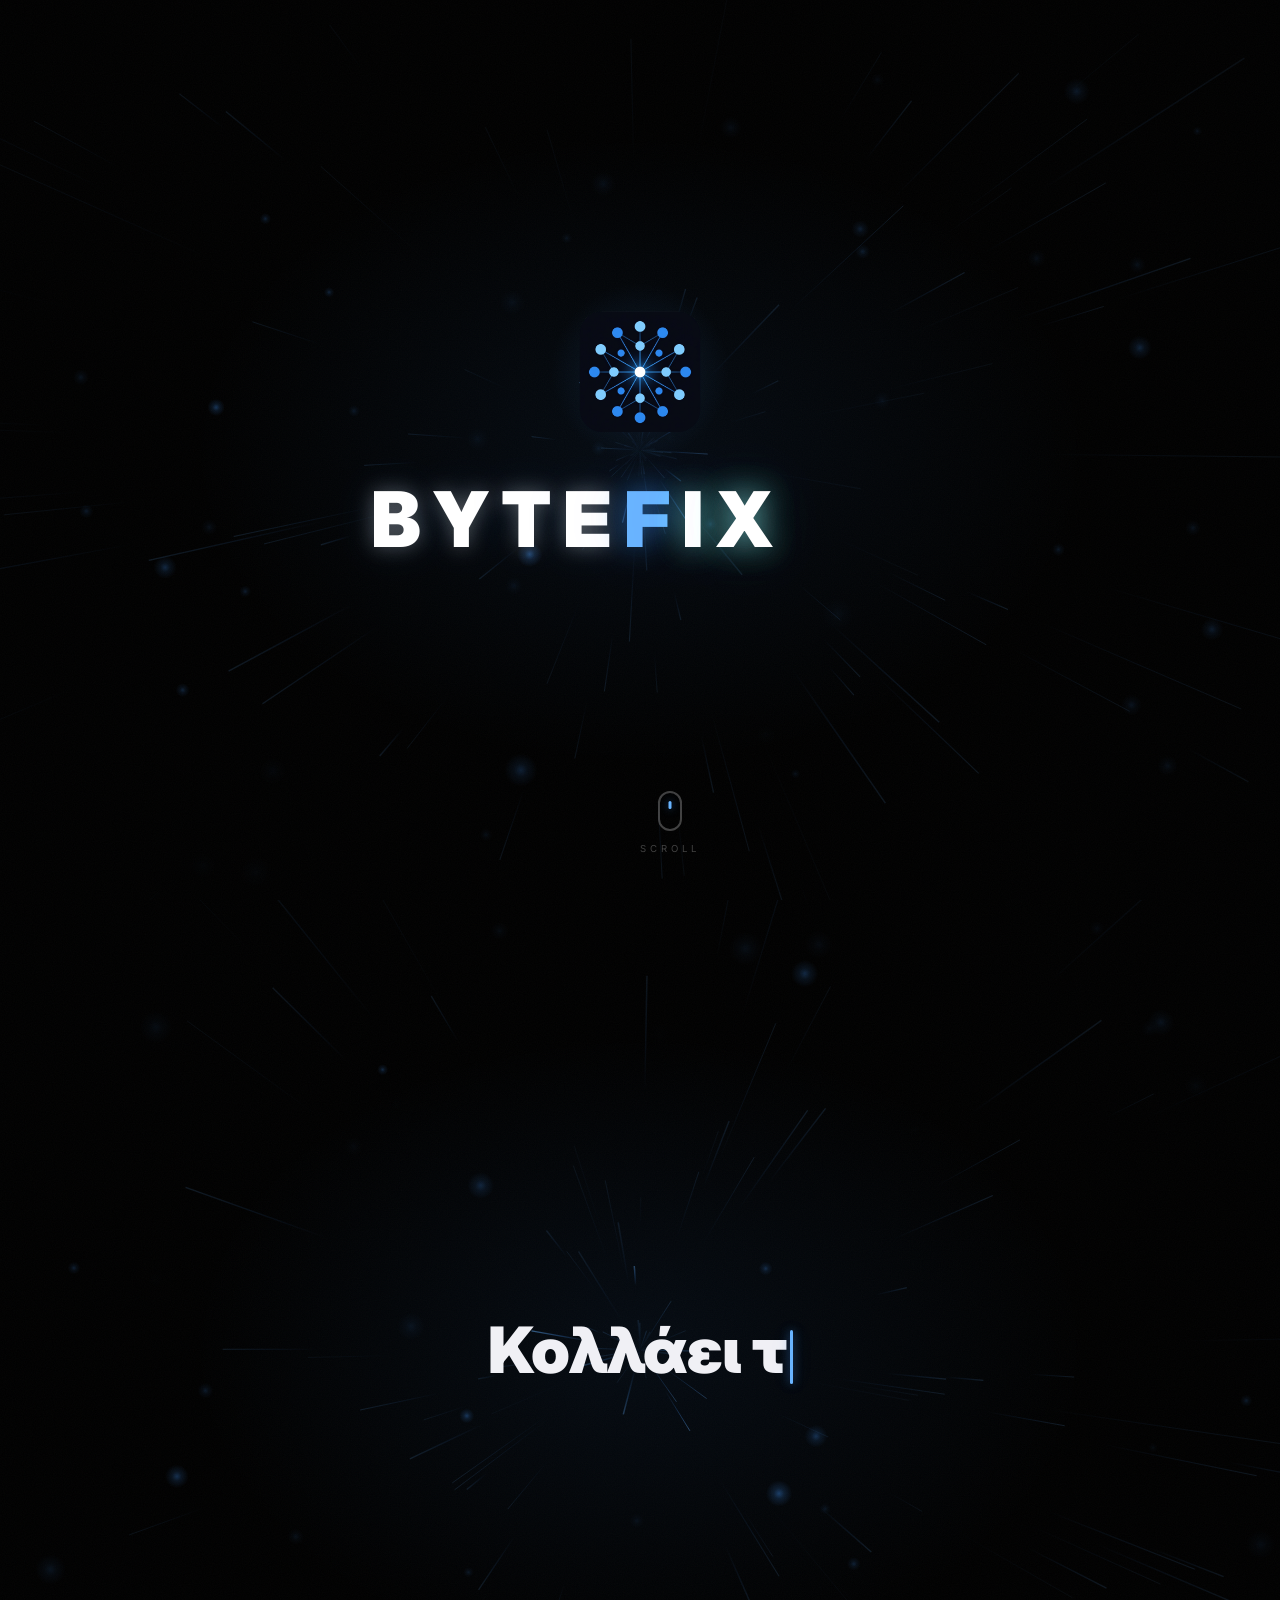
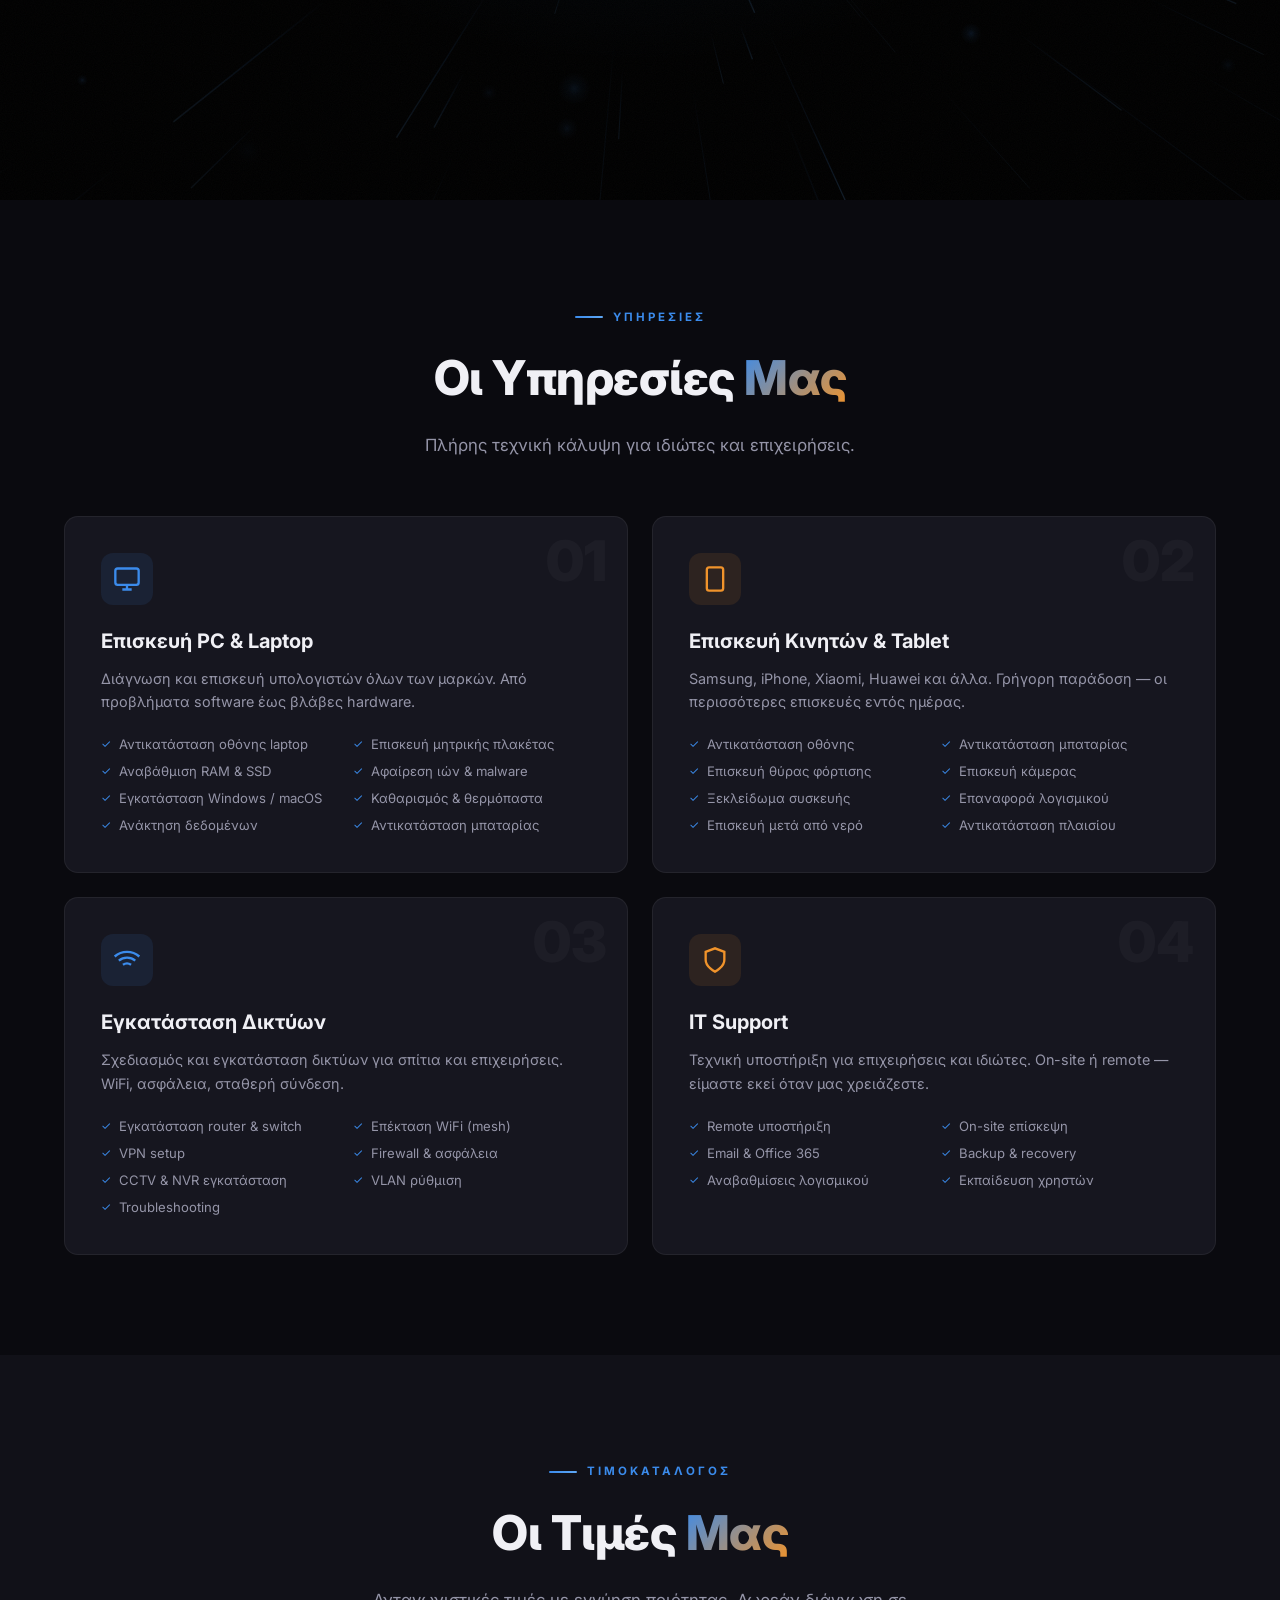
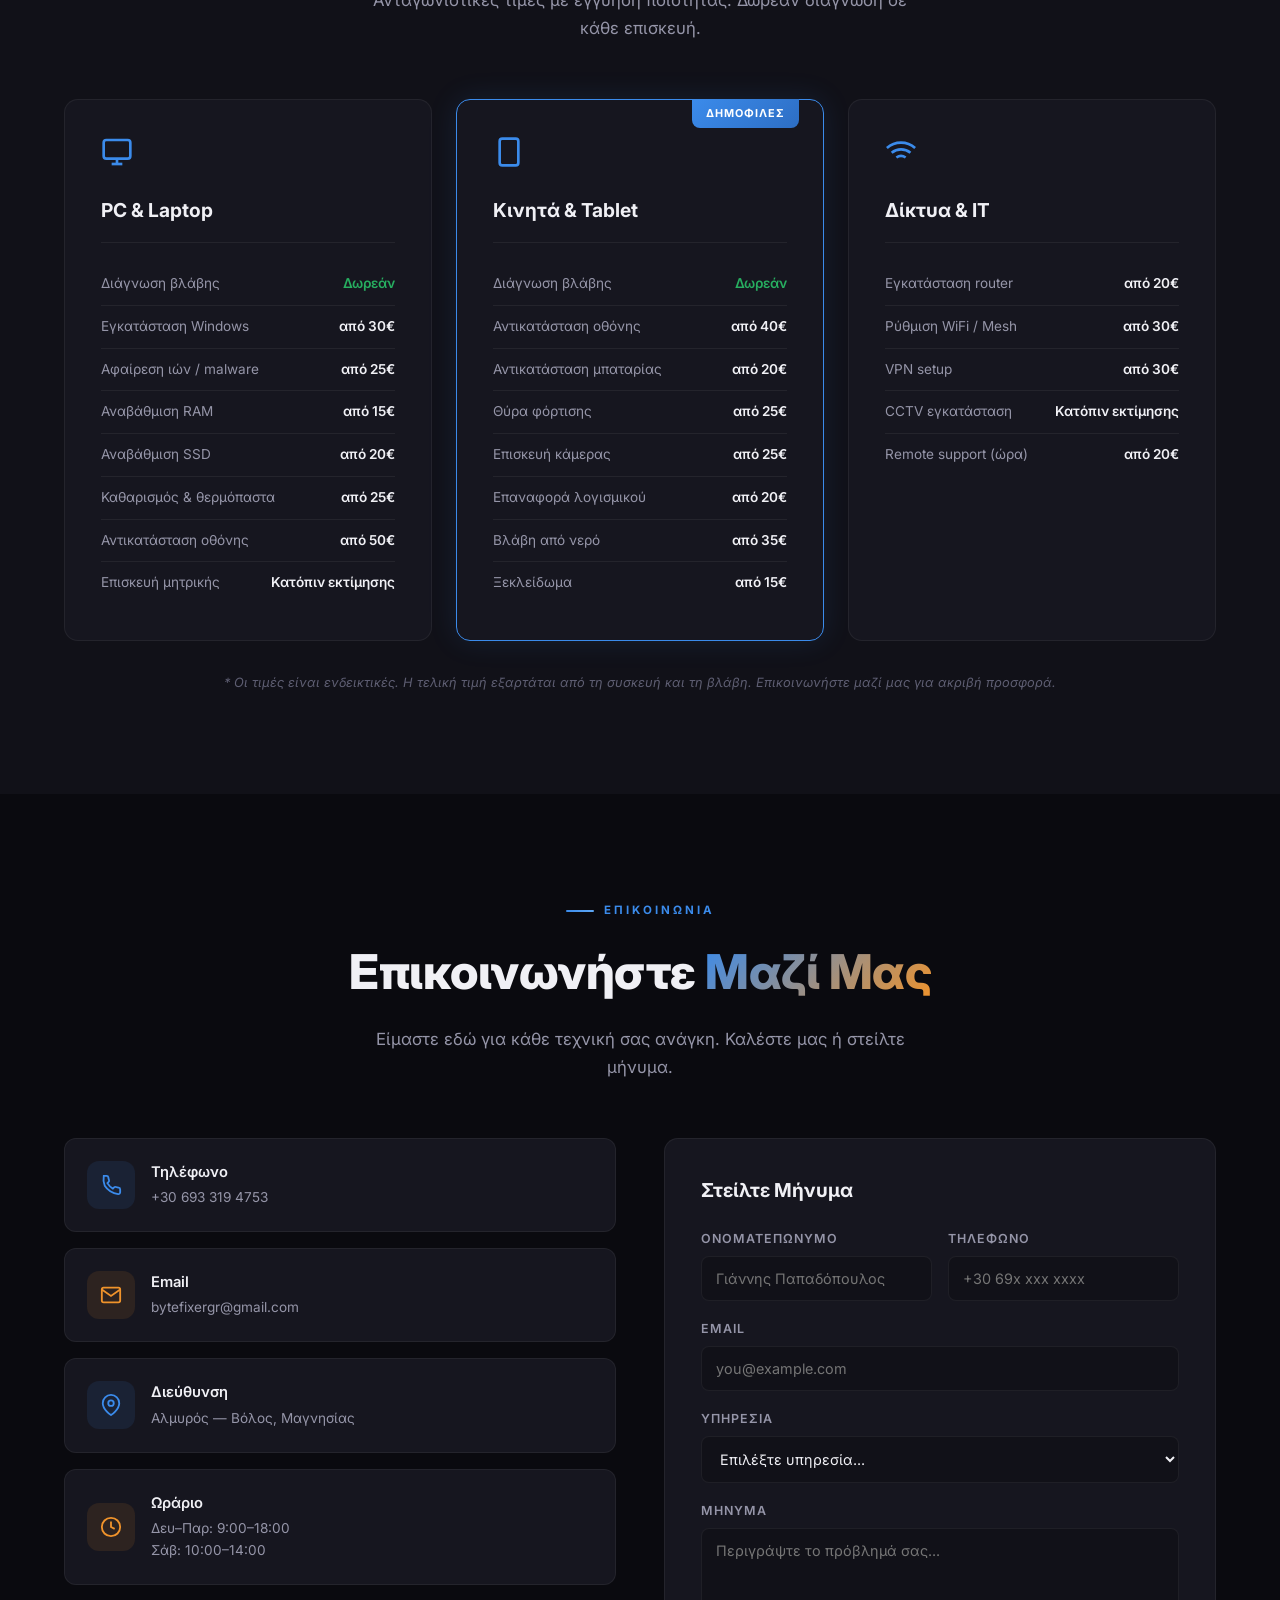
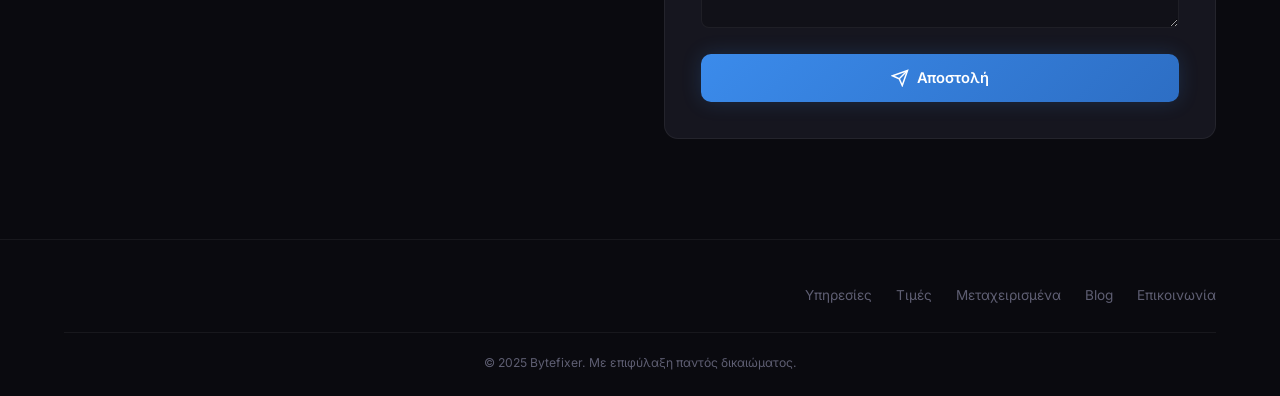
<file: index.html>
<!DOCTYPE html>
<html lang="el">
<head>
  <meta charset="UTF-8">
  <meta name="viewport" content="width=device-width, initial-scale=1.0">
  <title>Bytefixer — Τεχνική Υποστήριξη</title>
  <meta name="description" content="Επισκευή υπολογιστών, κινητών, εγκατάσταση δικτύων. Αλμυρός - Βόλος Μαγνησίας.">
  <link href="https://fonts.googleapis.com/css2?family=Inter:wght@300;400;500;600;700;800;900&display=swap" rel="stylesheet">
  <link rel="stylesheet" href="css/landing.css">
  <link rel="manifest" href="manifest.json">
  <meta name="theme-color" content="#3b8beb">
  <meta name="apple-mobile-web-app-capable" content="yes">
  <link rel="icon" href="icons/logo.jpg" type="image/jpeg">
  <link rel="apple-touch-icon" href="icons/logo.jpg">
</head>
<body>

  <!-- NAVBAR -->
  <nav class="navbar" id="navbar">
    <div class="container">
      <a href="#hero" class="nav-logo">
        <img src="icons/logo.jpg" alt="Bytefixer Logo" width="32" height="32" style="display:block; clip-path:inset(7% round 16%);">
        <span><span style="color:#fff">Byte</span><span style="color:#3b8beb">fixer</span></span>
      </a>
      <div class="nav-links nav-hidden" id="navLinks">
        <a href="#services">Υπηρεσίες</a>
        <a href="#pricing">Τιμές</a>
        <a href="used.html">Μεταχειρισμένα</a>
        <a href="blog.html">Blog</a>
        <a href="#contact">Επικοινωνία</a>
        <a href="tel:+306933194753" class="nav-cta">📞 Καλέστε μας</a>
      </div>
      <button class="nav-toggle" id="navToggle" aria-label="Menu"><span></span><span></span><span></span></button>
    </div>
  </nav>

  <!-- ===== HERO ===== -->
  <section class="hero" id="hero">
    <canvas id="warpCanvas"></canvas>
    <canvas id="particlesCanvas"></canvas>
    <div class="glow-overlay"></div>
    <div class="vignette"></div>
    <div class="noise"></div>
    <div class="hero-content">
      <div class="logo-icon" id="heroLogo">
        <div class="logo-glow"></div>
        <img src="icons/logo.jpg" alt="Bytefixer Logo" width="140" height="140" class="hero-logo-img" style="display:block; clip-path:inset(7% round 16%); position:relative; z-index:1;">
      </div>
      <h1 class="title" id="heroTitle">
        <span class="letter white" data-i="0">B</span><span class="letter white" data-i="1">Y</span><span class="letter white" data-i="2">T</span><span class="letter white" data-i="3">E</span><span class="letter blue" data-i="4">F</span><span class="letter blue" data-i="5">I</span><span class="letter blue" data-i="6">X</span><span class="letter blue" data-i="7">E</span><span class="letter blue" data-i="8">R</span>
      </h1>
      <p class="subtitle" id="heroSubtitle">Technical Support</p>
    </div>
    <div class="scroll-indicator" onclick="document.getElementById('problems').scrollIntoView({behavior:'smooth'})">
      <div class="mouse"></div>
      <span class="scroll-text">scroll</span>
    </div>
  </section>

  <!-- ===== PROBLEMS / HOOK ===== -->
  <section class="problems-section" id="problems">
    <canvas id="warpCanvas2"></canvas>
    <canvas id="particlesCanvas2"></canvas>
    <div class="glow-overlay"></div>
    <div class="vignette"></div>
    <div class="noise"></div>
    <div class="problems-inner" id="typewriterContainer">
      <!-- Typed in by JS -->
    </div>
  </section>

  <!-- ===== SERVICES ===== -->
  <section class="section" id="services">
    <div class="container">
      <div class="section-header reveal">
        <span class="label"><span class="line"></span>Υπηρεσίες</span>
        <h2>Οι Υπηρεσίες <span class="gradient-text">Μας</span></h2>
        <p class="desc">Πλήρης τεχνική κάλυψη για ιδιώτες και επιχειρήσεις.</p>
      </div>
      <div class="cards-grid">
        <div class="card reveal">
          <div class="card-num">01</div>
          <div class="card-icon blue-bg"><svg width="28" height="28" viewBox="0 0 24 24" fill="none" stroke="#3b8beb" stroke-width="2"><rect x="2" y="3" width="20" height="14" rx="2"/><line x1="8" y1="21" x2="16" y2="21"/><line x1="12" y1="17" x2="12" y2="21"/></svg></div>
          <h3>Επισκευή PC & Laptop</h3>
          <p>Διάγνωση και επισκευή υπολογιστών όλων των μαρκών. Από προβλήματα software έως βλάβες hardware.</p>
          <ul>
            <li>Αντικατάσταση οθόνης laptop</li>
            <li>Επισκευή μητρικής πλακέτας</li>
            <li>Αναβάθμιση RAM & SSD</li>
            <li>Αφαίρεση ιών & malware</li>
            <li>Εγκατάσταση Windows / macOS</li>
            <li>Καθαρισμός & θερμόπαστα</li>
            <li>Ανάκτηση δεδομένων</li>
            <li>Αντικατάσταση μπαταρίας</li>
          </ul>
        </div>
        <div class="card reveal">
          <div class="card-num">02</div>
          <div class="card-icon orange-bg"><svg width="28" height="28" viewBox="0 0 24 24" fill="none" stroke="#f0932b" stroke-width="2"><rect x="5" y="2" width="14" height="20" rx="2"/><line x1="12" y1="18" x2="12.01" y2="18"/></svg></div>
          <h3>Επισκευή Κινητών & Tablet</h3>
          <p>Samsung, iPhone, Xiaomi, Huawei και άλλα. Γρήγορη παράδοση — οι περισσότερες επισκευές εντός ημέρας.</p>
          <ul>
            <li>Αντικατάσταση οθόνης</li>
            <li>Αντικατάσταση μπαταρίας</li>
            <li>Επισκευή θύρας φόρτισης</li>
            <li>Επισκευή κάμερας</li>
            <li>Ξεκλείδωμα συσκευής</li>
            <li>Επαναφορά λογισμικού</li>
            <li>Επισκευή μετά από νερό</li>
            <li>Αντικατάσταση πλαισίου</li>
          </ul>
        </div>
        <div class="card reveal">
          <div class="card-num">03</div>
          <div class="card-icon blue-bg"><svg width="28" height="28" viewBox="0 0 24 24" fill="none" stroke="#3b8beb" stroke-width="2"><path d="M5 12.55a11 11 0 0 1 14.08 0"/><path d="M1.42 9a16 16 0 0 1 21.16 0"/><path d="M8.53 16.11a6 6 0 0 1 6.95 0"/><line x1="12" y1="20" x2="12.01" y2="20"/></svg></div>
          <h3>Εγκατάσταση Δικτύων</h3>
          <p>Σχεδιασμός και εγκατάσταση δικτύων για σπίτια και επιχειρήσεις. WiFi, ασφάλεια, σταθερή σύνδεση.</p>
          <ul>
            <li>Εγκατάσταση router & switch</li>
            <li>Επέκταση WiFi (mesh)</li>
            <li>VPN setup</li>
            <li>Firewall & ασφάλεια</li>
            <li>CCTV & NVR εγκατάσταση</li>
            <li>VLAN ρύθμιση</li>
            <li>Troubleshooting</li>
          </ul>
        </div>
        <div class="card reveal">
          <div class="card-num">04</div>
          <div class="card-icon orange-bg"><svg width="28" height="28" viewBox="0 0 24 24" fill="none" stroke="#f0932b" stroke-width="2"><path d="M12 22s8-4 8-10V5l-8-3-8 3v7c0 6 8 10 8 10z"/></svg></div>
          <h3>IT Support</h3>
          <p>Τεχνική υποστήριξη για επιχειρήσεις και ιδιώτες. On-site ή remote — είμαστε εκεί όταν μας χρειάζεστε.</p>
          <ul>
            <li>Remote υποστήριξη</li>
            <li>On-site επίσκεψη</li>
            <li>Email & Office 365</li>
            <li>Backup & recovery</li>
            <li>Αναβαθμίσεις λογισμικού</li>
            <li>Εκπαίδευση χρηστών</li>
          </ul>
        </div>
      </div>
    </div>
  </section>

  <!-- ===== PRICING ===== -->
  <section class="section section-dark" id="pricing">
    <div class="container">
      <div class="section-header reveal">
        <span class="label"><span class="line"></span>Τιμοκατάλογος</span>
        <h2>Οι Τιμές <span class="gradient-text">Μας</span></h2>
        <p class="desc">Ανταγωνιστικές τιμές με εγγύηση ποιότητας. Δωρεάν διάγνωση σε κάθε επισκευή.</p>
      </div>
      <div class="pricing-grid">
        <div class="price-card reveal">
          <div class="price-icon"><svg width="32" height="32" viewBox="0 0 24 24" fill="none" stroke="#3b8beb" stroke-width="2"><rect x="2" y="3" width="20" height="14" rx="2"/><line x1="8" y1="21" x2="16" y2="21"/><line x1="12" y1="17" x2="12" y2="21"/></svg></div>
          <h3>PC & Laptop</h3>
          <div class="price-list">
            <div class="price-row"><span>Διάγνωση βλάβης</span><span class="price free">Δωρεάν</span></div>
            <div class="price-row"><span>Εγκατάσταση Windows</span><span class="price">από 30€</span></div>
            <div class="price-row"><span>Αφαίρεση ιών / malware</span><span class="price">από 25€</span></div>
            <div class="price-row"><span>Αναβάθμιση RAM</span><span class="price">από 15€</span></div>
            <div class="price-row"><span>Αναβάθμιση SSD</span><span class="price">από 20€</span></div>
            <div class="price-row"><span>Καθαρισμός & θερμόπαστα</span><span class="price">από 25€</span></div>
            <div class="price-row"><span>Αντικατάσταση οθόνης</span><span class="price">από 50€</span></div>
            <div class="price-row"><span>Επισκευή μητρικής</span><span class="price">Κατόπιν εκτίμησης</span></div>
          </div>
        </div>
        <div class="price-card featured reveal">
          <div class="featured-badge">Δημοφιλές</div>
          <div class="price-icon"><svg width="32" height="32" viewBox="0 0 24 24" fill="none" stroke="#3b8beb" stroke-width="2"><rect x="5" y="2" width="14" height="20" rx="2"/><line x1="12" y1="18" x2="12.01" y2="18"/></svg></div>
          <h3>Κινητά & Tablet</h3>
          <div class="price-list">
            <div class="price-row"><span>Διάγνωση βλάβης</span><span class="price free">Δωρεάν</span></div>
            <div class="price-row"><span>Αντικατάσταση οθόνης</span><span class="price">από 40€</span></div>
            <div class="price-row"><span>Αντικατάσταση μπαταρίας</span><span class="price">από 20€</span></div>
            <div class="price-row"><span>Θύρα φόρτισης</span><span class="price">από 25€</span></div>
            <div class="price-row"><span>Επισκευή κάμερας</span><span class="price">από 25€</span></div>
            <div class="price-row"><span>Επαναφορά λογισμικού</span><span class="price">από 20€</span></div>
            <div class="price-row"><span>Βλάβη από νερό</span><span class="price">από 35€</span></div>
            <div class="price-row"><span>Ξεκλείδωμα</span><span class="price">από 15€</span></div>
          </div>
        </div>
        <div class="price-card reveal">
          <div class="price-icon"><svg width="32" height="32" viewBox="0 0 24 24" fill="none" stroke="#3b8beb" stroke-width="2"><path d="M5 12.55a11 11 0 0 1 14.08 0"/><path d="M1.42 9a16 16 0 0 1 21.16 0"/><path d="M8.53 16.11a6 6 0 0 1 6.95 0"/><line x1="12" y1="20" x2="12.01" y2="20"/></svg></div>
          <h3>Δίκτυα & IT</h3>
          <div class="price-list">
            <div class="price-row"><span>Εγκατάσταση router</span><span class="price">από 20€</span></div>
            <div class="price-row"><span>Ρύθμιση WiFi / Mesh</span><span class="price">από 30€</span></div>
            <div class="price-row"><span>VPN setup</span><span class="price">από 30€</span></div>
            <div class="price-row"><span>CCTV εγκατάσταση</span><span class="price">Κατόπιν εκτίμησης</span></div>
            <div class="price-row"><span>Remote support (ώρα)</span><span class="price">από 20€</span></div>
          </div>
        </div>
      </div>
      <p class="pricing-note reveal">* Οι τιμές είναι ενδεικτικές. Η τελική τιμή εξαρτάται από τη συσκευή και τη βλάβη. Επικοινωνήστε μαζί μας για ακριβή προσφορά.</p>
    </div>
  </section>

  <!-- ===== CONTACT ===== -->
  <section class="section" id="contact">
    <div class="container">
      <div class="section-header reveal">
        <span class="label"><span class="line"></span>Επικοινωνία</span>
        <h2>Επικοινωνήστε <span class="gradient-text">Μαζί Μας</span></h2>
        <p class="desc">Είμαστε εδώ για κάθε τεχνική σας ανάγκη. Καλέστε μας ή στείλτε μήνυμα.</p>
      </div>
      <div class="contact-grid">
        <div class="contact-left reveal">
          <a href="tel:+306933194753" class="contact-card">
            <div class="ci blue-bg"><svg width="22" height="22" viewBox="0 0 24 24" fill="none" stroke="#3b8beb" stroke-width="2"><path d="M22 16.92v3a2 2 0 0 1-2.18 2 19.79 19.79 0 0 1-8.63-3.07 19.5 19.5 0 0 1-6-6A19.79 19.79 0 0 1 4.11 2h3a2 2 0 0 1 2 1.72c.127.96.361 1.903.7 2.81a2 2 0 0 1-.45 2.11L8.09 9.91a16 16 0 0 0 6 6l1.27-1.27a2 2 0 0 1 2.11-.45c.907.339 1.85.573 2.81.7A2 2 0 0 1 22 16.92z"/></svg></div>
            <div><h4>Τηλέφωνο</h4><p>+30 693 319 4753</p></div>
          </a>
          <a href="mailto:bytefixergr@gnail.com" class="contact-card">
            <div class="ci orange-bg"><svg width="22" height="22" viewBox="0 0 24 24" fill="none" stroke="#f0932b" stroke-width="2"><path d="M4 4h16c1.1 0 2 .9 2 2v12c0 1.1-.9 2-2 2H4c-1.1 0-2-.9-2-2V6c0-1.1.9-2 2-2z"/><polyline points="22,6 12,13 2,6"/></svg></div>
            <div><h4>Email</h4><p>bytefixergr@gmail.com</p></div>
          </a>
          <div class="contact-card">
            <div class="ci blue-bg"><svg width="22" height="22" viewBox="0 0 24 24" fill="none" stroke="#3b8beb" stroke-width="2"><path d="M21 10c0 7-9 13-9 13s-9-6-9-13a9 9 0 0 1 18 0z"/><circle cx="12" cy="10" r="3"/></svg></div>
            <div><h4>Διεύθυνση</h4><p>Αλμυρός — Βόλος, Μαγνησίας</p></div>
          </div>
          <div class="contact-card">
            <div class="ci orange-bg"><svg width="22" height="22" viewBox="0 0 24 24" fill="none" stroke="#f0932b" stroke-width="2"><circle cx="12" cy="12" r="10"/><path d="M12 6v6l4 2"/></svg></div>
            <div><h4>Ωράριο</h4><p>Δευ–Παρ: 9:00–18:00<br>Σάβ: 10:00–14:00</p></div>
          </div>
        </div>
        <form class="contact-form reveal" id="contactForm">
          <h3>Στείλτε Μήνυμα</h3>
          <div class="form-row">
            <div class="fg"><label>Ονοματεπώνυμο</label><input type="text" placeholder="Γιάννης Παπαδόπουλος" required></div>
            <div class="fg"><label>Τηλέφωνο</label><input type="tel" placeholder="+30 69x xxx xxxx"></div>
          </div>
          <div class="fg"><label>Email</label><input type="email" placeholder="you@example.com" required></div>
          <div class="fg"><label>Υπηρεσία</label>
            <select><option value="">Επιλέξτε υπηρεσία...</option><option>Επισκευή PC / Laptop</option><option>Επισκευή Κινητού / Tablet</option><option>Εγκατάσταση Δικτύων</option><option>IT Support</option><option>Άλλο</option></select>
          </div>
          <div class="fg"><label>Μήνυμα</label><textarea rows="4" placeholder="Περιγράψτε το πρόβλημά σας..." required></textarea></div>
          <button type="submit" class="btn-submit">
            <svg width="18" height="18" viewBox="0 0 24 24" fill="none" stroke="currentColor" stroke-width="2"><line x1="22" y1="2" x2="11" y2="13"/><polygon points="22 2 15 22 11 13 2 9 22 2"/></svg>
            Αποστολή
          </button>
        </form>
      </div>
    </div>
  </section>

  <!-- ===== FOOTER ===== -->
  <footer class="footer">
    <div class="container">
      <div class="footer-top">
        <a href="#hero" class="nav-logo">
          <img src="icons/logo.jpg" alt="Bytefixer Logo" width="28" height="28" style="display:block; clip-path:inset(7% round 16%);">
          <span><span style="color:#fff">Byte</span><span style="color:#3b8beb">fixer</span></span>
        </a>
        <div class="footer-links">
          <a href="#services">Υπηρεσίες</a>
          <a href="#pricing">Τιμές</a>
          <a href="used.html">Μεταχειρισμένα</a>
          <a href="blog.html">Blog</a>
          <a href="#contact">Επικοινωνία</a>
        </div>
      </div>
      <div class="footer-copy">© 2025 Bytefixer. Με επιφύλαξη παντός δικαιώματος.</div>
    </div>
  </footer>

  <script src="js/landing.js"></script>
  <script>
    if ('serviceWorker' in navigator) {
      navigator.serviceWorker.register('./sw.js');
    }
  </script>
</body>
</html>
</file>
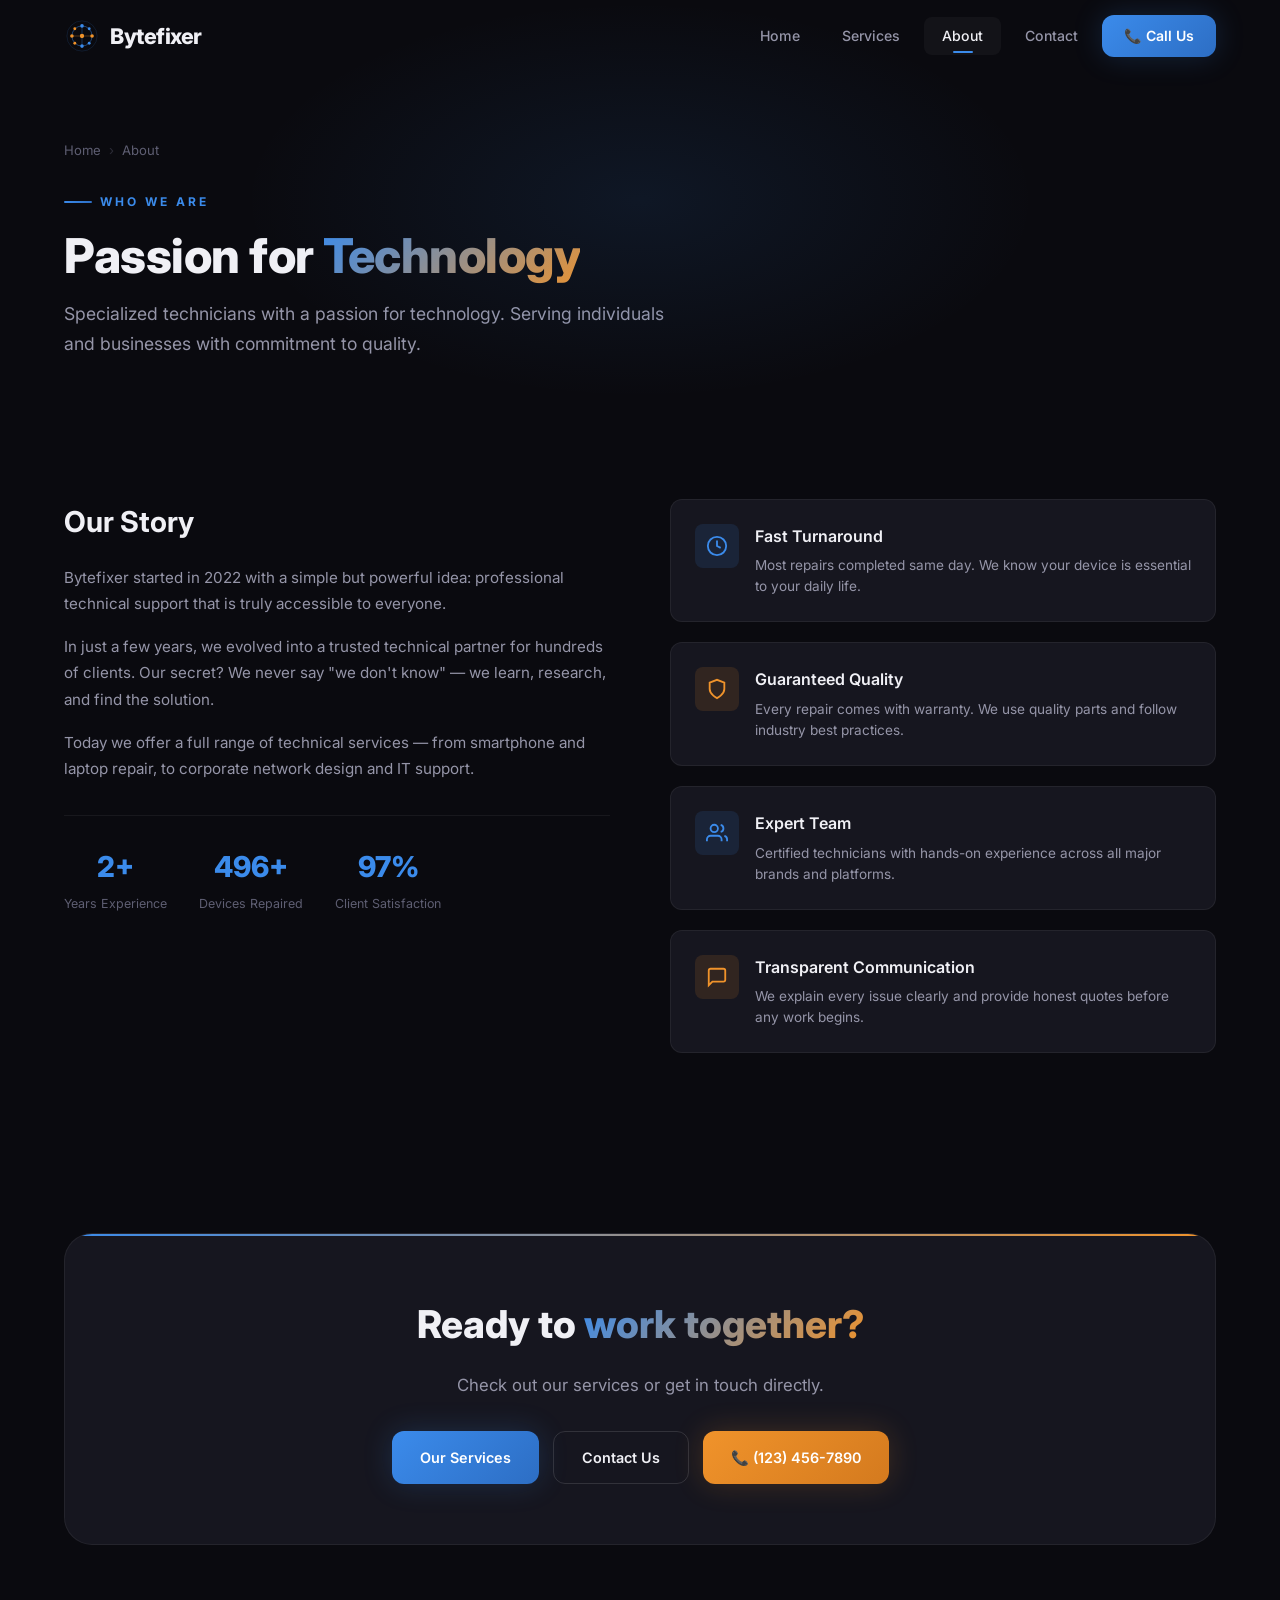
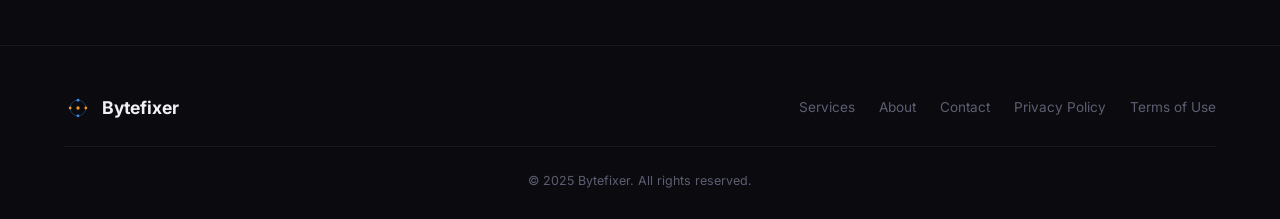
<file: about.html>
<!DOCTYPE html>
<html lang="en">
<head>
  <meta charset="UTF-8">
  <meta name="viewport" content="width=device-width, initial-scale=1.0">
  <title>About — Bytefixer</title>
  <meta name="description" content="Learn about Bytefixer — specialized technicians with a passion for technology since 2022.">
  <link rel="stylesheet" href="css/style.css">
</head>
<body>

  <!-- NAVBAR -->
  <nav class="navbar scrolled" id="navbar">
    <div class="container">
      <a href="index.html" class="nav-logo">
        <svg width="36" height="36" viewBox="0 0 100 100" fill="none">
          <circle cx="50" cy="50" r="28" stroke="#3b8beb" stroke-width="2.5" fill="none" opacity="0.5"/>
          <circle cx="50" cy="50" r="42" stroke="#3b8beb" stroke-width="1.5" fill="none" opacity="0.25"/>
          <circle cx="50" cy="22" r="5" fill="#3b8beb"/><circle cx="50" cy="78" r="5" fill="#3b8beb"/>
          <circle cx="22" cy="50" r="5" fill="#f0932b"/><circle cx="78" cy="50" r="5" fill="#f0932b"/>
          <circle cx="30" cy="30" r="4" fill="#f0932b"/><circle cx="70" cy="70" r="4" fill="#3b8beb"/>
          <circle cx="70" cy="30" r="4" fill="#3b8beb"/><circle cx="30" cy="70" r="4" fill="#f0932b"/>
          <circle cx="50" cy="50" r="6" fill="#f0932b"/>
          <line x1="50" y1="22" x2="50" y2="44" stroke="#3b8beb" stroke-width="1.5" opacity="0.6"/>
          <line x1="50" y1="56" x2="50" y2="78" stroke="#3b8beb" stroke-width="1.5" opacity="0.6"/>
          <line x1="22" y1="50" x2="44" y2="50" stroke="#f0932b" stroke-width="1.5" opacity="0.6"/>
          <line x1="56" y1="50" x2="78" y2="50" stroke="#f0932b" stroke-width="1.5" opacity="0.6"/>
        </svg>
        <span>Bytefixer</span>
      </a>
      <div class="nav-links" id="navLinks">
        <a href="index.html">Home</a>
        <a href="services.html">Services</a>
        <a href="about.html" class="active">About</a>
        <a href="contact.html">Contact</a>
        <a href="tel:+1234567890" class="nav-cta">📞 Call Us</a>
      </div>
      <button class="nav-toggle" id="navToggle" aria-label="Toggle menu">
        <span></span><span></span><span></span>
      </button>
    </div>
  </nav>

  <!-- PAGE HEADER -->
  <header class="page-header">
    <div class="container">
      <div class="breadcrumb">
        <a href="index.html">Home</a>
        <span class="sep">›</span>
        <span>About</span>
      </div>
      <div class="section-label">Who We Are</div>
      <h1 class="section-title" style="max-width:600px;">Passion for <span class="gradient-text">Technology</span></h1>
      <p class="section-subtitle">Specialized technicians with a passion for technology. Serving individuals and businesses with commitment to quality.</p>
    </div>
  </header>

  <!-- ABOUT CONTENT -->
  <section class="about-content">
    <div class="container">
      <div class="about-grid">
        <div class="about-text reveal">
          <h2>Our Story</h2>
          <p>Bytefixer started in 2022 with a simple but powerful idea: professional technical support that is truly accessible to everyone.</p>
          <p>In just a few years, we evolved into a trusted technical partner for hundreds of clients. Our secret? We never say "we don't know" — we learn, research, and find the solution.</p>
          <p>Today we offer a full range of technical services — from smartphone and laptop repair, to corporate network design and IT support.</p>

          <div class="bento-stats" style="margin-top:32px; padding-top:28px; border-top:1px solid var(--border-color);">
            <div class="stat">
              <div class="stat-value" data-count="3" data-suffix="+">0</div>
              <div class="stat-label">Years Experience</div>
            </div>
            <div class="stat">
              <div class="stat-value" data-count="500" data-suffix="+">0</div>
              <div class="stat-label">Devices Repaired</div>
            </div>
            <div class="stat">
              <div class="stat-value" data-count="98" data-suffix="%">0</div>
              <div class="stat-label">Client Satisfaction</div>
            </div>
          </div>
        </div>

        <div class="about-values reveal">
          <div class="value-card">
            <div class="v-icon" style="background:rgba(59,139,235,0.12);color:var(--blue-primary);">
              <svg width="22" height="22" viewBox="0 0 24 24" fill="none" stroke="currentColor" stroke-width="2"><circle cx="12" cy="12" r="10"/><path d="M12 6v6l4 2"/></svg>
            </div>
            <div>
              <h4>Fast Turnaround</h4>
              <p>Most repairs completed same day. We know your device is essential to your daily life.</p>
            </div>
          </div>
          <div class="value-card">
            <div class="v-icon" style="background:rgba(240,147,43,0.12);color:var(--orange-primary);">
              <svg width="22" height="22" viewBox="0 0 24 24" fill="none" stroke="currentColor" stroke-width="2"><path d="M12 22s8-4 8-10V5l-8-3-8 3v7c0 6 8 10 8 10z"/></svg>
            </div>
            <div>
              <h4>Guaranteed Quality</h4>
              <p>Every repair comes with warranty. We use quality parts and follow industry best practices.</p>
            </div>
          </div>
          <div class="value-card">
            <div class="v-icon" style="background:rgba(59,139,235,0.12);color:var(--blue-primary);">
              <svg width="22" height="22" viewBox="0 0 24 24" fill="none" stroke="currentColor" stroke-width="2"><path d="M17 21v-2a4 4 0 0 0-4-4H5a4 4 0 0 0-4 4v2"/><circle cx="9" cy="7" r="4"/><path d="M23 21v-2a4 4 0 0 0-3-3.87"/><path d="M16 3.13a4 4 0 0 1 0 7.75"/></svg>
            </div>
            <div>
              <h4>Expert Team</h4>
              <p>Certified technicians with hands-on experience across all major brands and platforms.</p>
            </div>
          </div>
          <div class="value-card">
            <div class="v-icon" style="background:rgba(240,147,43,0.12);color:var(--orange-primary);">
              <svg width="22" height="22" viewBox="0 0 24 24" fill="none" stroke="currentColor" stroke-width="2"><path d="M21 15a2 2 0 0 1-2 2H7l-4 4V5a2 2 0 0 1 2-2h14a2 2 0 0 1 2 2z"/></svg>
            </div>
            <div>
              <h4>Transparent Communication</h4>
              <p>We explain every issue clearly and provide honest quotes before any work begins.</p>
            </div>
          </div>
        </div>
      </div>
    </div>
  </section>

  <!-- CTA -->
  <section class="cta-section">
    <div class="container">
      <div class="cta-box reveal">
        <h2>Ready to <span class="gradient-text">work together?</span></h2>
        <p>Check out our services or get in touch directly.</p>
        <div class="cta-buttons">
          <a href="services.html" class="btn btn-primary">Our Services</a>
          <a href="contact.html" class="btn btn-secondary">Contact Us</a>
          <a href="tel:+1234567890" class="btn btn-orange">📞 (123) 456-7890</a>
        </div>
      </div>
    </div>
  </section>

  <!-- FOOTER -->
  <footer class="footer">
    <div class="container">
      <div class="footer-content">
        <a href="index.html" class="footer-logo">
          <svg width="28" height="28" viewBox="0 0 100 100" fill="none">
            <circle cx="50" cy="50" r="28" stroke="#3b8beb" stroke-width="2.5" fill="none" opacity="0.5"/>
            <circle cx="50" cy="22" r="5" fill="#3b8beb"/><circle cx="78" cy="50" r="5" fill="#f0932b"/>
            <circle cx="50" cy="78" r="5" fill="#3b8beb"/><circle cx="22" cy="50" r="5" fill="#f0932b"/>
            <circle cx="50" cy="50" r="6" fill="#f0932b"/>
          </svg>
          <span>Bytefixer</span>
        </a>
        <div class="footer-links">
          <a href="services.html">Services</a>
          <a href="about.html">About</a>
          <a href="contact.html">Contact</a>
          <a href="#">Privacy Policy</a>
          <a href="#">Terms of Use</a>
        </div>
      </div>
      <div class="footer-copy">© 2025 Bytefixer. All rights reserved.</div>
    </div>
  </footer>

  <script src="js/main.js"></script>
</body>
</html>
</file>
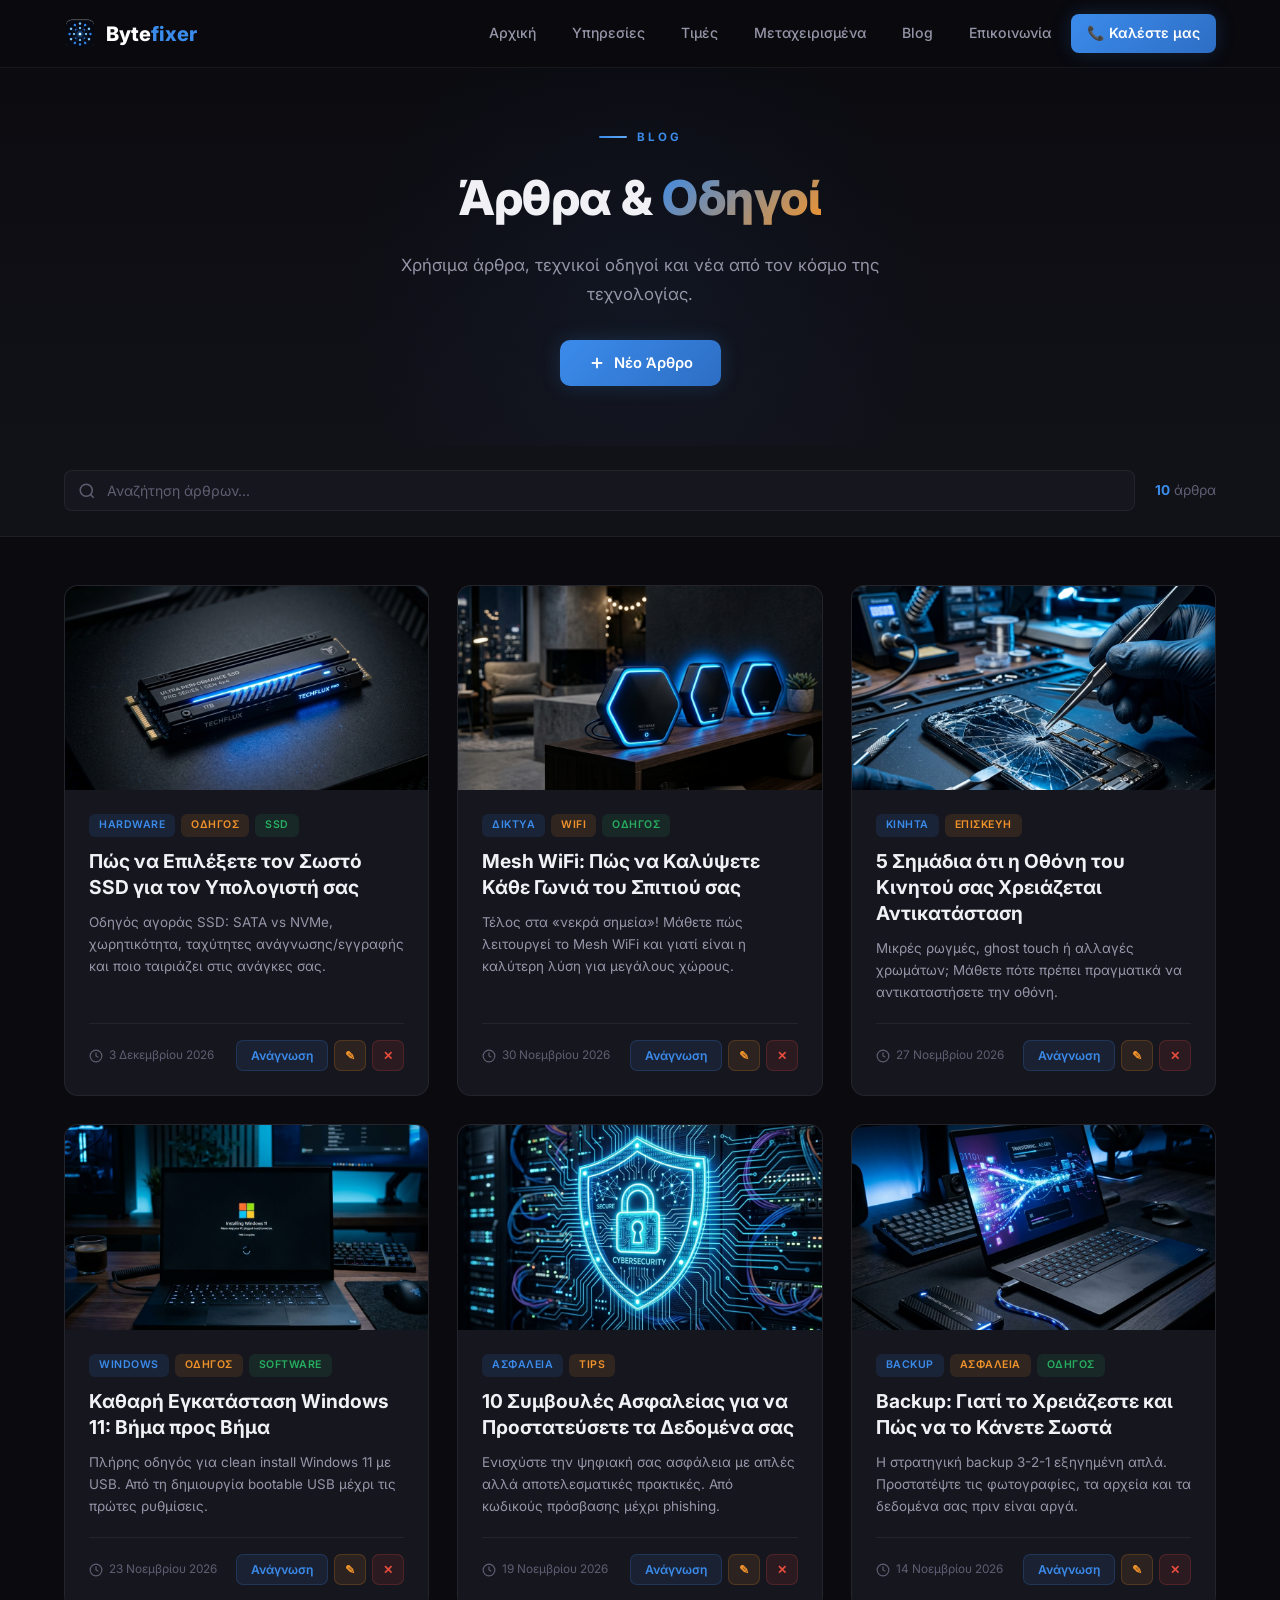
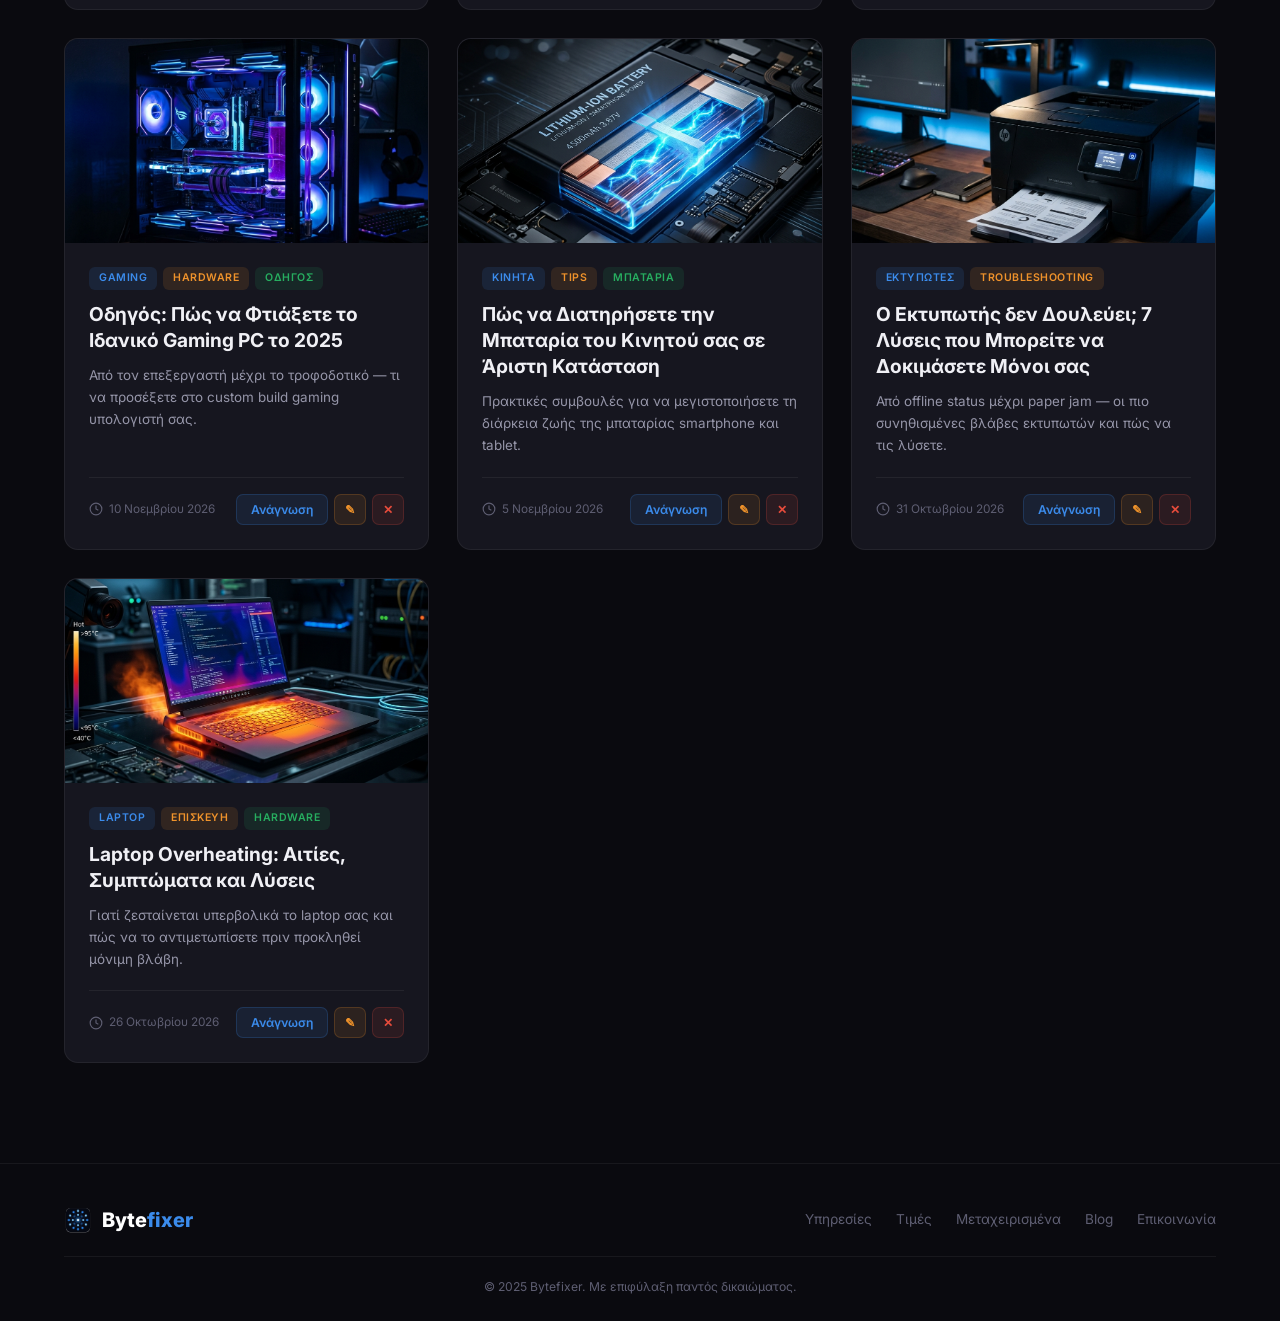
<file: blog.html>
<!DOCTYPE html>
<html lang="el">
<head>
  <meta charset="UTF-8">
  <meta name="viewport" content="width=device-width, initial-scale=1.0">
  <title>Blog — Bytefixer</title>
  <meta name="description" content="Άρθρα, οδηγοί και νέα από τον κόσμο της τεχνολογίας. Bytefixer Blog — Αλμυρός, Βόλος.">
  <link href="https://fonts.googleapis.com/css2?family=Inter:wght@300;400;500;600;700;800;900&display=swap" rel="stylesheet">
  <link rel="stylesheet" href="css/landing.css">
  <link rel="stylesheet" href="css/blog.css">
  <link rel="icon" href="icons/logo.jpg" type="image/jpeg">
  <link rel="apple-touch-icon" href="icons/logo.jpg">
</head>
<body>

  <!-- NAVBAR -->
  <nav class="navbar scrolled" id="navbar">
    <div class="container">
      <a href="index.html" class="nav-logo" style="opacity:1;transform:none;pointer-events:all;">
        <img src="icons/logo.jpg" alt="Bytefixer Logo" width="32" height="32" style="display:block; clip-path:inset(7% round 16%);">
        <span><span style="color:#fff">Byte</span><span style="color:#3b8beb">fixer</span></span>
      </a>
      <div class="nav-links" id="navLinks" style="opacity:1;transform:none;pointer-events:all;">
        <a href="index.html">Αρχική</a>
        <a href="index.html#services">Υπηρεσίες</a>
        <a href="index.html#pricing">Τιμές</a>
        <a href="used.html">Μεταχειρισμένα</a>
        <a href="blog.html" class="active">Blog</a>
        <a href="index.html#contact">Επικοινωνία</a>
        <a href="tel:+306933194753" class="nav-cta">📞 Καλέστε μας</a>
      </div>
      <button class="nav-toggle" id="navToggle" aria-label="Menu"><span></span><span></span><span></span></button>
    </div>
  </nav>

  <!-- PAGE HEADER -->
  <header class="blog-header">
    <div class="container">
      <div class="blog-header-content">
        <span class="label"><span class="line"></span>Blog</span>
        <h1>Άρθρα & <span class="gradient-text">Οδηγοί</span></h1>
        <p class="desc">Χρήσιμα άρθρα, τεχνικοί οδηγοί και νέα από τον κόσμο της τεχνολογίας.</p>
        <button class="btn-new-post" id="openNewPost">
          <svg width="18" height="18" viewBox="0 0 24 24" fill="none" stroke="currentColor" stroke-width="2.5"><line x1="12" y1="5" x2="12" y2="19"/><line x1="5" y1="12" x2="19" y2="12"/></svg>
          Νέο Άρθρο
        </button>
      </div>
    </div>
  </header>

  <!-- TOOLBAR -->
  <section class="blog-toolbar">
    <div class="container">
      <div class="toolbar-inner">
        <div class="blog-search">
          <svg width="18" height="18" viewBox="0 0 24 24" fill="none" stroke="currentColor" stroke-width="2"><circle cx="11" cy="11" r="8"/><line x1="21" y1="21" x2="16.65" y2="16.65"/></svg>
          <input type="text" id="blogSearch" placeholder="Αναζήτηση άρθρων...">
        </div>
        <div class="toolbar-stats">
          <span id="postCount">0</span> άρθρα
        </div>
      </div>
    </div>
  </section>

  <!-- BLOG GRID -->
  <section class="blog-section">
    <div class="container">
      <div class="blog-grid" id="blogGrid">
        <!-- Posts injected by JS -->
      </div>
      <div class="blog-empty" id="blogEmpty" style="display:none;">
        <svg width="64" height="64" viewBox="0 0 24 24" fill="none" stroke="var(--text3)" stroke-width="1.5">
          <path d="M14 2H6a2 2 0 0 0-2 2v16a2 2 0 0 0 2 2h12a2 2 0 0 0 2-2V8z"/><polyline points="14 2 14 8 20 8"/><line x1="16" y1="13" x2="8" y2="13"/><line x1="16" y1="17" x2="8" y2="17"/><polyline points="10 9 9 9 8 9"/>
        </svg>
        <h3>Δεν υπάρχουν άρθρα</h3>
        <p>Δημιουργήστε το πρώτο σας άρθρο πατώντας «Νέο Άρθρο»!</p>
      </div>
    </div>
  </section>

  <!-- EDITOR MODAL -->
  <div class="modal-overlay" id="editorModal">
    <div class="modal">
      <div class="modal-header">
        <h2 id="editorModalTitle">Νέο Άρθρο</h2>
        <button class="modal-close" id="closeEditor">
          <svg width="20" height="20" viewBox="0 0 24 24" fill="none" stroke="currentColor" stroke-width="2"><line x1="18" y1="6" x2="6" y2="18"/><line x1="6" y1="6" x2="18" y2="18"/></svg>
        </button>
      </div>
      <form id="postForm" class="modal-body">
        <div class="fg">
          <label>Τίτλος *</label>
          <input type="text" id="postTitle" placeholder="π.χ. Πώς να επιλέξετε SSD" required>
        </div>
        <div class="fg">
          <label>Σύνοψη</label>
          <input type="text" id="postExcerpt" placeholder="Σύντομη περιγραφή (προαιρετικό)">
        </div>
        <div class="fg">
          <label>Ετικέτες</label>
          <div class="tags-input-wrap" id="tagsWrap">
            <input type="text" id="tagInput" placeholder="Πληκτρολογήστε + Enter">
          </div>
        </div>
        <div class="fg">
          <label>Εικόνα εξωφύλλου</label>
          <div class="cover-upload">
            <input type="file" id="coverInput" accept="image/*" hidden>
            <div class="cover-drop" id="coverDrop">
              <svg width="32" height="32" viewBox="0 0 24 24" fill="none" stroke="var(--text3)" stroke-width="1.5"><rect x="3" y="3" width="18" height="18" rx="2"/><circle cx="8.5" cy="8.5" r="1.5"/><polyline points="21 15 16 10 5 21"/></svg>
              <span>Σύρετε εικόνα ή <strong>κάντε κλικ</strong></span>
              <span class="cover-hint">JPG, PNG</span>
            </div>
            <div id="coverPreviewWrap" style="display:none;"></div>
          </div>
        </div>
        <div class="fg">
          <label>Περιεχόμενο *</label>
          <div class="editor-toolbar">
            <button type="button" data-cmd="bold" title="Bold"><b>B</b></button>
            <button type="button" data-cmd="italic" title="Italic"><i>I</i></button>
            <button type="button" data-cmd="underline" title="Underline"><u>U</u></button>
            <div class="sep"></div>
            <button type="button" data-cmd="formatBlock" data-val="H2" title="Heading 2">H2</button>
            <button type="button" data-cmd="formatBlock" data-val="H3" title="Heading 3">H3</button>
            <button type="button" data-cmd="formatBlock" data-val="P" title="Paragraph">¶</button>
            <div class="sep"></div>
            <button type="button" data-cmd="insertUnorderedList" title="Bullet List">•</button>
            <button type="button" data-cmd="insertOrderedList" title="Numbered List">1.</button>
            <button type="button" data-cmd="formatBlock" data-val="BLOCKQUOTE" title="Quote">❝</button>
            <div class="sep"></div>
            <button type="button" data-cmd="createLink" title="Link">🔗</button>
          </div>
          <div class="editor-area" id="editorArea" contenteditable="true" data-placeholder="Γράψτε το άρθρο σας εδώ..."></div>
        </div>
        <button type="submit" class="btn-submit">
          <svg width="18" height="18" viewBox="0 0 24 24" fill="none" stroke="currentColor" stroke-width="2"><polyline points="20 6 9 17 4 12"/></svg>
          Δημοσίευση
        </button>
      </form>
    </div>
  </div>

  <!-- VIEW ARTICLE OVERLAY -->
  <div class="view-overlay" id="viewOverlay">
    <button class="view-close" id="viewClose">
      <svg width="24" height="24" viewBox="0 0 24 24" fill="none" stroke="currentColor" stroke-width="2"><line x1="18" y1="6" x2="6" y2="18"/><line x1="6" y1="6" x2="18" y2="18"/></svg>
    </button>
    <div class="view-article" id="viewArticle">
      <!-- Injected by JS -->
    </div>
  </div>

  <!-- FOOTER -->
  <footer class="footer">
    <div class="container">
      <div class="footer-top">
        <a href="index.html" class="nav-logo" style="opacity:1;transform:none;pointer-events:all;">
          <img src="icons/logo.jpg" alt="Bytefixer Logo" width="28" height="28" style="display:block; clip-path:inset(7% round 16%);">
          <span><span style="color:#fff">Byte</span><span style="color:#3b8beb">fixer</span></span>
        </a>
        <div class="footer-links">
          <a href="index.html#services">Υπηρεσίες</a>
          <a href="index.html#pricing">Τιμές</a>
          <a href="used.html">Μεταχειρισμένα</a>
          <a href="blog.html">Blog</a>
          <a href="index.html#contact">Επικοινωνία</a>
        </div>
      </div>
      <div class="footer-copy">© 2025 Bytefixer. Με επιφύλαξη παντός δικαιώματος.</div>
    </div>
  </footer>

  <script src="js/blog.js"></script>
</body>
</html>
</file>
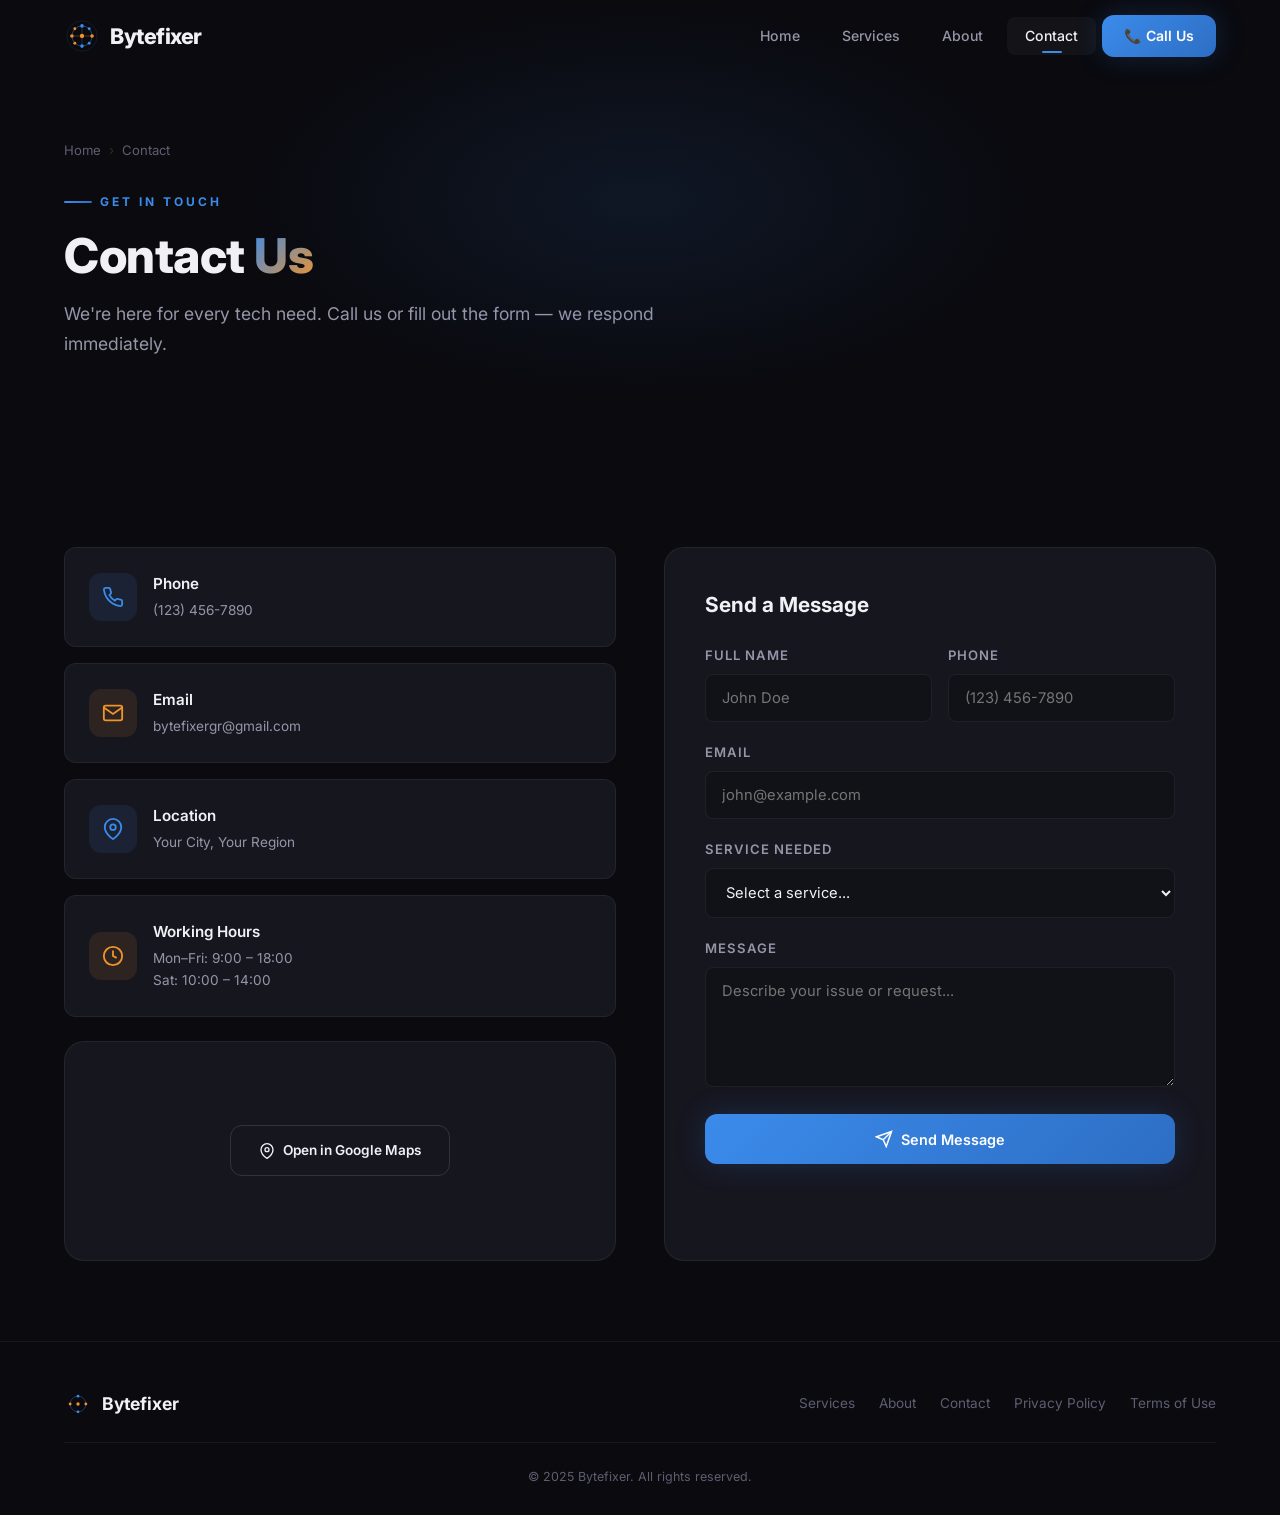
<file: contact.html>
<!DOCTYPE html>
<html lang="en">
<head>
  <meta charset="UTF-8">
  <meta name="viewport" content="width=device-width, initial-scale=1.0">
  <title>Contact — Bytefixer</title>
  <meta name="description" content="Get in touch with Bytefixer. Call us or fill out our contact form for fast, professional tech support.">
  <link rel="stylesheet" href="css/style.css">
</head>
<body>

  <!-- NAVBAR -->
  <nav class="navbar scrolled" id="navbar">
    <div class="container">
      <a href="index.html" class="nav-logo">
        <svg width="36" height="36" viewBox="0 0 100 100" fill="none">
          <circle cx="50" cy="50" r="28" stroke="#3b8beb" stroke-width="2.5" fill="none" opacity="0.5"/>
          <circle cx="50" cy="50" r="42" stroke="#3b8beb" stroke-width="1.5" fill="none" opacity="0.25"/>
          <circle cx="50" cy="22" r="5" fill="#3b8beb"/><circle cx="50" cy="78" r="5" fill="#3b8beb"/>
          <circle cx="22" cy="50" r="5" fill="#f0932b"/><circle cx="78" cy="50" r="5" fill="#f0932b"/>
          <circle cx="30" cy="30" r="4" fill="#f0932b"/><circle cx="70" cy="70" r="4" fill="#3b8beb"/>
          <circle cx="70" cy="30" r="4" fill="#3b8beb"/><circle cx="30" cy="70" r="4" fill="#f0932b"/>
          <circle cx="50" cy="50" r="6" fill="#f0932b"/>
          <line x1="50" y1="22" x2="50" y2="44" stroke="#3b8beb" stroke-width="1.5" opacity="0.6"/>
          <line x1="50" y1="56" x2="50" y2="78" stroke="#3b8beb" stroke-width="1.5" opacity="0.6"/>
          <line x1="22" y1="50" x2="44" y2="50" stroke="#f0932b" stroke-width="1.5" opacity="0.6"/>
          <line x1="56" y1="50" x2="78" y2="50" stroke="#f0932b" stroke-width="1.5" opacity="0.6"/>
        </svg>
        <span>Bytefixer</span>
      </a>
      <div class="nav-links" id="navLinks">
        <a href="index.html">Home</a>
        <a href="services.html">Services</a>
        <a href="about.html">About</a>
        <a href="contact.html" class="active">Contact</a>
        <a href="tel:+306933194753" class="nav-cta">📞 Call Us</a>
      </div>
      <button class="nav-toggle" id="navToggle" aria-label="Toggle menu">
        <span></span><span></span><span></span>
      </button>
    </div>
  </nav>

  <!-- PAGE HEADER -->
  <header class="page-header">
    <div class="container">
      <div class="breadcrumb">
        <a href="index.html">Home</a>
        <span class="sep">›</span>
        <span>Contact</span>
      </div>
      <div class="section-label">Get in Touch</div>
      <h1 class="section-title" style="max-width:600px;">Contact <span class="gradient-text">Us</span></h1>
      <p class="section-subtitle">We're here for every tech need. Call us or fill out the form — we respond immediately.</p>
    </div>
  </header>

  <!-- CONTACT -->
  <section class="contact-section">
    <div class="container">
      <div class="contact-grid">
        <div class="reveal">
          <div class="contact-info-cards">
            <a href="tel:+306933194753" class="contact-info-card">
              <div class="ci-icon">
                <svg width="22" height="22" viewBox="0 0 24 24" fill="none" stroke="currentColor" stroke-width="2"><path d="M22 16.92v3a2 2 0 0 1-2.18 2 19.79 19.79 0 0 1-8.63-3.07 19.5 19.5 0 0 1-6-6 19.79 19.79 0 0 1-3.07-8.67A2 2 0 0 1 4.11 2h3a2 2 0 0 1 2 1.72c.127.96.361 1.903.7 2.81a2 2 0 0 1-.45 2.11L8.09 9.91a16 16 0 0 0 6 6l1.27-1.27a2 2 0 0 1 2.11-.45c.907.339 1.85.573 2.81.7A2 2 0 0 1 22 16.92z"/></svg>
              </div>
              <div>
                <h4>Phone</h4>
                <p>(123) 456-7890</p>
              </div>
            </a>

            <a href="mailto:bytefixergr@gmail.com" class="contact-info-card">
              <div class="ci-icon" style="background:rgba(240,147,43,0.1);color:var(--orange-primary);">
                <svg width="22" height="22" viewBox="0 0 24 24" fill="none" stroke="currentColor" stroke-width="2"><path d="M4 4h16c1.1 0 2 .9 2 2v12c0 1.1-.9 2-2 2H4c-1.1 0-2-.9-2-2V6c0-1.1.9-2 2-2z"/><polyline points="22,6 12,13 2,6"/></svg>
              </div>
              <div>
                <h4>Email</h4>
                <p>bytefixergr@gmail.com</p>
              </div>
            </a>

            <div class="contact-info-card">
              <div class="ci-icon">
                <svg width="22" height="22" viewBox="0 0 24 24" fill="none" stroke="currentColor" stroke-width="2"><path d="M21 10c0 7-9 13-9 13s-9-6-9-13a9 9 0 0 1 18 0z"/><circle cx="12" cy="10" r="3"/></svg>
              </div>
              <div>
                <h4>Location</h4>
                <p>Your City, Your Region</p>
              </div>
            </div>

            <div class="contact-info-card">
              <div class="ci-icon" style="background:rgba(240,147,43,0.1);color:var(--orange-primary);">
                <svg width="22" height="22" viewBox="0 0 24 24" fill="none" stroke="currentColor" stroke-width="2"><circle cx="12" cy="12" r="10"/><path d="M12 6v6l4 2"/></svg>
              </div>
              <div>
                <h4>Working Hours</h4>
                <p>Mon–Fri: 9:00 – 18:00<br>Sat: 10:00 – 14:00</p>
              </div>
            </div>
          </div>

          <!-- Map placeholder -->
          <div style="margin-top:24px;border-radius:var(--radius-lg);overflow:hidden;border:1px solid var(--border-color);height:220px;background:var(--bg-card);display:flex;align-items:center;justify-content:center;">
            <a href="https://maps.google.com" target="_blank" class="btn btn-secondary" style="font-size:0.85rem;">
              <svg width="16" height="16" viewBox="0 0 24 24" fill="none" stroke="currentColor" stroke-width="2"><path d="M21 10c0 7-9 13-9 13s-9-6-9-13a9 9 0 0 1 18 0z"/><circle cx="12" cy="10" r="3"/></svg>
              Open in Google Maps
            </a>
          </div>
        </div>

        <!-- FORM -->
        <div class="contact-form reveal">
          <h3>Send a Message</h3>
          <form id="contactForm">
            <div class="form-row">
              <div class="form-group">
                <label for="name">Full Name</label>
                <input type="text" id="name" name="name" placeholder="John Doe" required>
              </div>
              <div class="form-group">
                <label for="phone">Phone</label>
                <input type="tel" id="phone" name="phone" placeholder="(123) 456-7890">
              </div>
            </div>
            <div class="form-group">
              <label for="email">Email</label>
              <input type="email" id="email" name="email" placeholder="john@example.com" required>
            </div>
            <div class="form-group">
              <label for="service">Service Needed</label>
              <select id="service" name="service">
                <option value="">Select a service...</option>
                <option value="pc">PC & Laptop Repair</option>
                <option value="phone">Smartphone & Tablet Repair</option>
                <option value="network">Network Installation</option>
                <option value="it">IT Support</option>
                <option value="other">Other</option>
              </select>
            </div>
            <div class="form-group">
              <label for="message">Message</label>
              <textarea id="message" name="message" placeholder="Describe your issue or request..." rows="5" required></textarea>
            </div>
            <button type="submit" class="btn btn-primary" style="width:100%;justify-content:center;padding:16px;">
              <svg width="18" height="18" viewBox="0 0 24 24" fill="none" stroke="currentColor" stroke-width="2"><line x1="22" y1="2" x2="11" y2="13"/><polygon points="22 2 15 22 11 13 2 9 22 2"/></svg>
              Send Message
            </button>
          </form>
        </div>
      </div>
    </div>
  </section>

  <!-- FOOTER -->
  <footer class="footer">
    <div class="container">
      <div class="footer-content">
        <a href="index.html" class="footer-logo">
          <svg width="28" height="28" viewBox="0 0 100 100" fill="none">
            <circle cx="50" cy="50" r="28" stroke="#3b8beb" stroke-width="2.5" fill="none" opacity="0.5"/>
            <circle cx="50" cy="22" r="5" fill="#3b8beb"/><circle cx="78" cy="50" r="5" fill="#f0932b"/>
            <circle cx="50" cy="78" r="5" fill="#3b8beb"/><circle cx="22" cy="50" r="5" fill="#f0932b"/>
            <circle cx="50" cy="50" r="6" fill="#f0932b"/>
          </svg>
          <span>Bytefixer</span>
        </a>
        <div class="footer-links">
          <a href="services.html">Services</a>
          <a href="about.html">About</a>
          <a href="contact.html">Contact</a>
          <a href="#">Privacy Policy</a>
          <a href="#">Terms of Use</a>
        </div>
      </div>
      <div class="footer-copy">© 2025 Bytefixer. All rights reserved.</div>
    </div>
  </footer>

  <script src="js/main.js"></script>
</body>
</html>
</file>
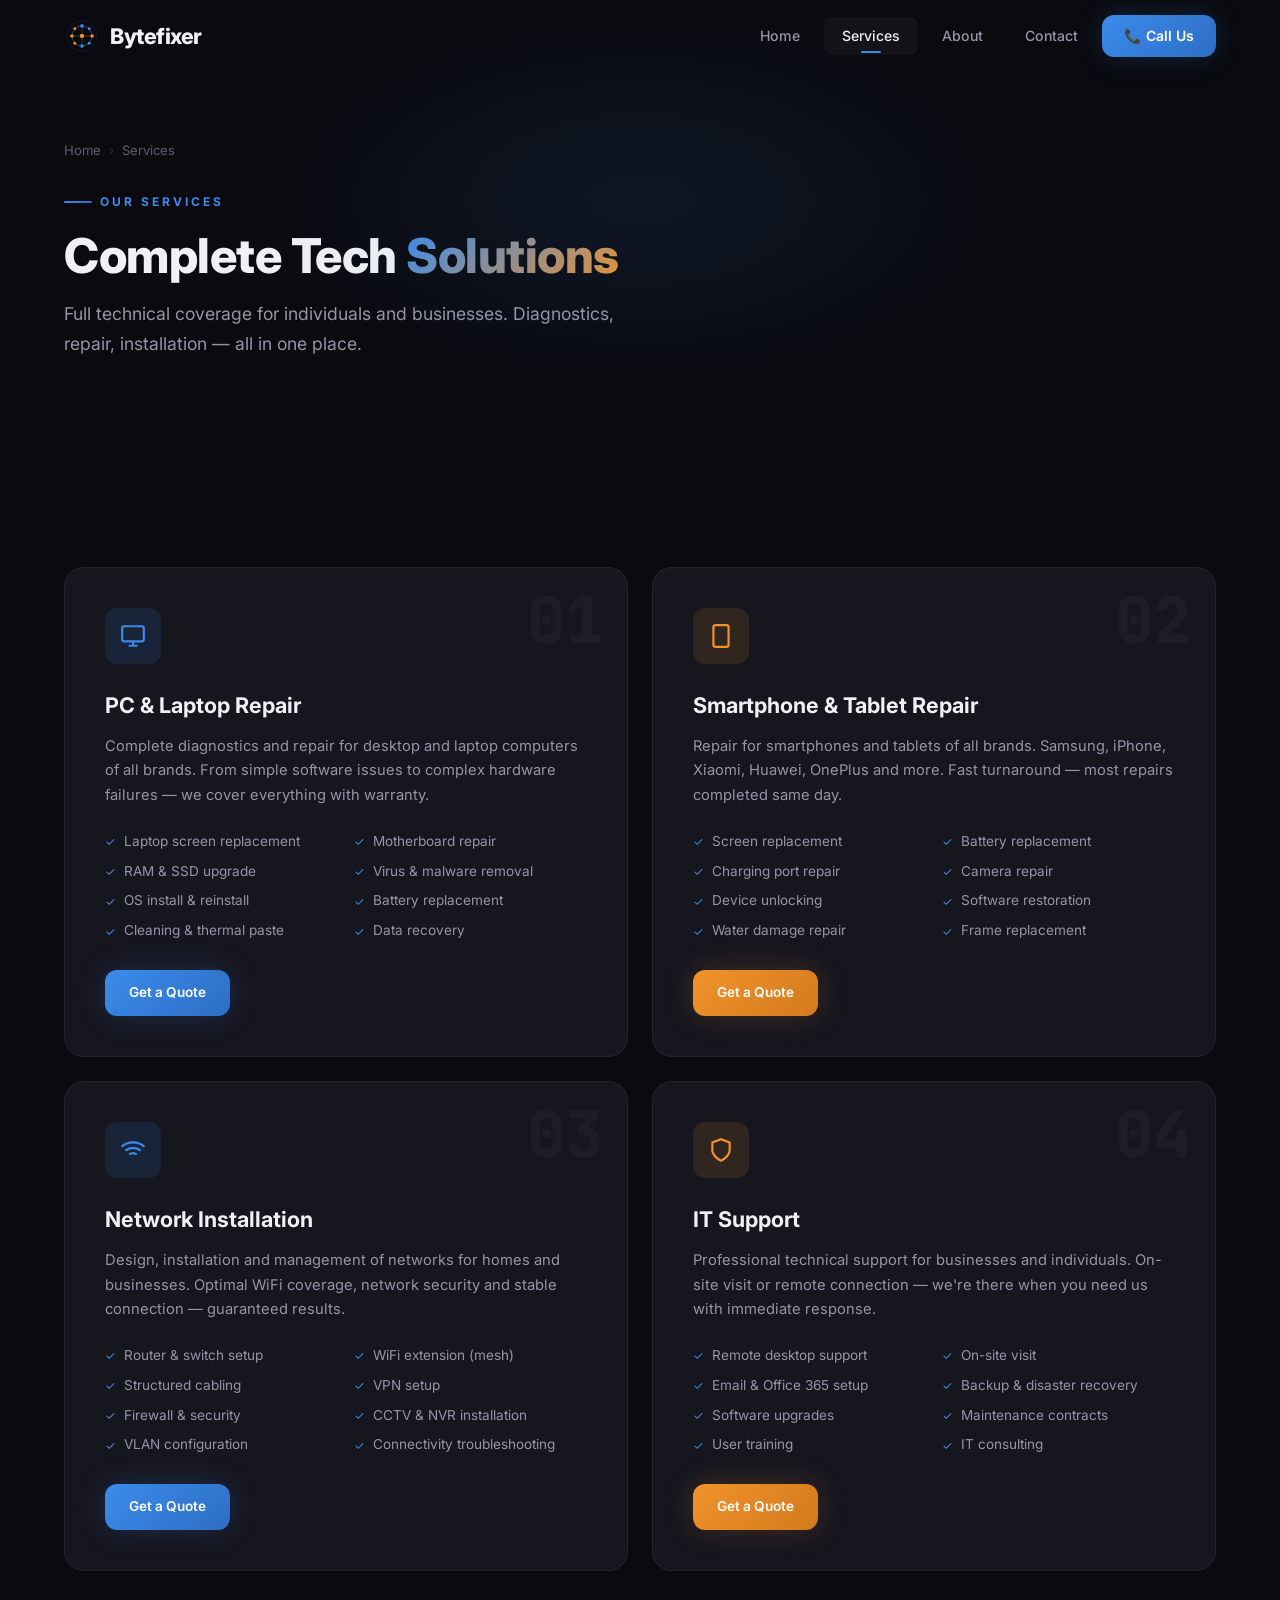
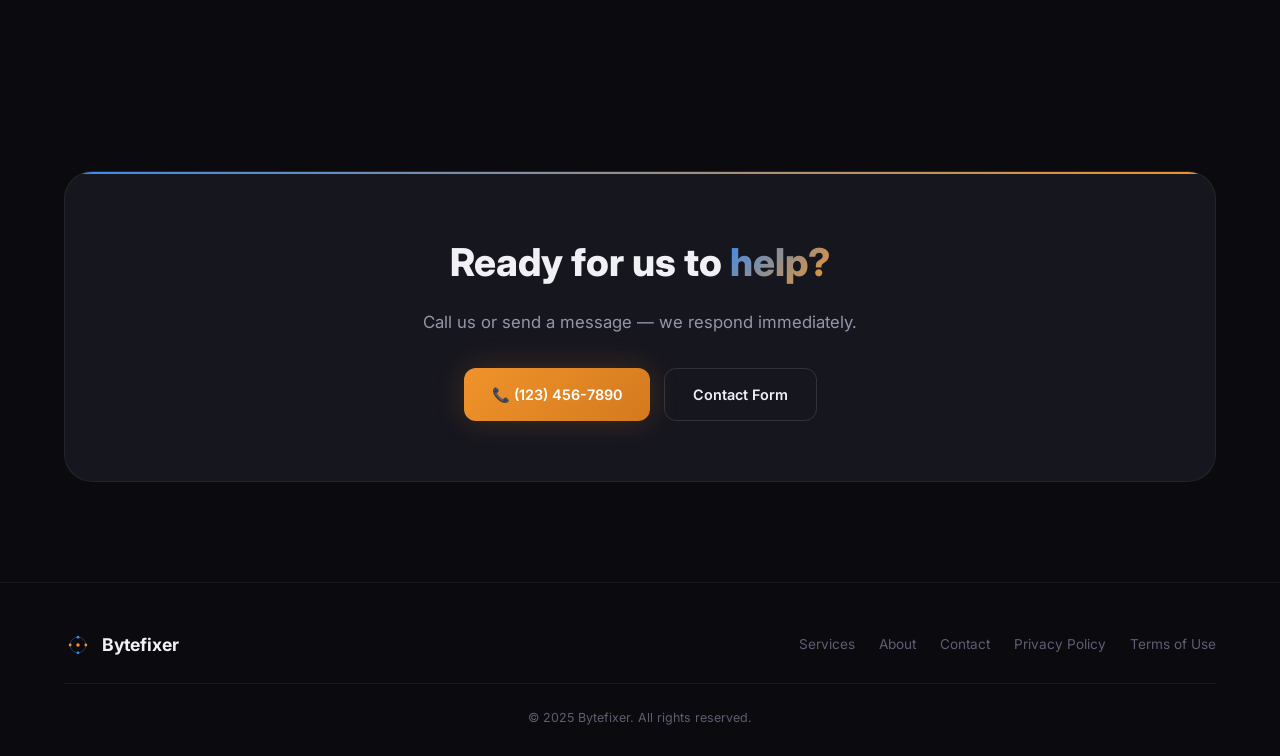
<file: services.html>
<!DOCTYPE html>
<html lang="en">
<head>
  <meta charset="UTF-8">
  <meta name="viewport" content="width=device-width, initial-scale=1.0">
  <title>Services — Bytefixer</title>
  <meta name="description" content="Full range of tech services: PC & laptop repair, smartphone repair, network installation, and IT support.">
  <link rel="stylesheet" href="css/style.css">
</head>
<body>

  <!-- NAVBAR -->
  <nav class="navbar scrolled" id="navbar">
    <div class="container">
      <a href="index.html" class="nav-logo">
        <svg width="36" height="36" viewBox="0 0 100 100" fill="none">
          <circle cx="50" cy="50" r="28" stroke="#3b8beb" stroke-width="2.5" fill="none" opacity="0.5"/>
          <circle cx="50" cy="50" r="42" stroke="#3b8beb" stroke-width="1.5" fill="none" opacity="0.25"/>
          <circle cx="50" cy="22" r="5" fill="#3b8beb"/><circle cx="50" cy="78" r="5" fill="#3b8beb"/>
          <circle cx="22" cy="50" r="5" fill="#f0932b"/><circle cx="78" cy="50" r="5" fill="#f0932b"/>
          <circle cx="30" cy="30" r="4" fill="#f0932b"/><circle cx="70" cy="70" r="4" fill="#3b8beb"/>
          <circle cx="70" cy="30" r="4" fill="#3b8beb"/><circle cx="30" cy="70" r="4" fill="#f0932b"/>
          <circle cx="50" cy="50" r="6" fill="#f0932b"/>
          <line x1="50" y1="22" x2="50" y2="44" stroke="#3b8beb" stroke-width="1.5" opacity="0.6"/>
          <line x1="50" y1="56" x2="50" y2="78" stroke="#3b8beb" stroke-width="1.5" opacity="0.6"/>
          <line x1="22" y1="50" x2="44" y2="50" stroke="#f0932b" stroke-width="1.5" opacity="0.6"/>
          <line x1="56" y1="50" x2="78" y2="50" stroke="#f0932b" stroke-width="1.5" opacity="0.6"/>
        </svg>
        <span>Bytefixer</span>
      </a>
      <div class="nav-links" id="navLinks">
        <a href="index.html">Home</a>
        <a href="services.html" class="active">Services</a>
        <a href="about.html">About</a>
        <a href="contact.html">Contact</a>
        <a href="tel:+1234567890" class="nav-cta">📞 Call Us</a>
      </div>
      <button class="nav-toggle" id="navToggle" aria-label="Toggle menu">
        <span></span><span></span><span></span>
      </button>
    </div>
  </nav>

  <!-- PAGE HEADER -->
  <header class="page-header">
    <div class="container">
      <div class="breadcrumb">
        <a href="index.html">Home</a>
        <span class="sep">›</span>
        <span>Services</span>
      </div>
      <div class="section-label">Our Services</div>
      <h1 class="section-title" style="max-width:600px;">Complete Tech <span class="gradient-text">Solutions</span></h1>
      <p class="section-subtitle">Full technical coverage for individuals and businesses. Diagnostics, repair, installation — all in one place.</p>
    </div>
  </header>

  <!-- SERVICES -->
  <section class="services-section">
    <div class="container">
      <div class="services-grid">

        <!-- PC & Laptop -->
        <div class="service-card reveal">
          <span class="card-number">01</span>
          <div class="service-icon" style="background:rgba(59,139,235,0.12);color:var(--blue-primary);">
            <svg width="26" height="26" viewBox="0 0 24 24" fill="none" stroke="currentColor" stroke-width="2"><rect x="2" y="3" width="20" height="14" rx="2"/><line x1="8" y1="21" x2="16" y2="21"/><line x1="12" y1="17" x2="12" y2="21"/></svg>
          </div>
          <h3>PC & Laptop Repair</h3>
          <p>Complete diagnostics and repair for desktop and laptop computers of all brands. From simple software issues to complex hardware failures — we cover everything with warranty.</p>
          <ul class="service-list">
            <li><span class="check">✓</span> Laptop screen replacement</li>
            <li><span class="check">✓</span> Motherboard repair</li>
            <li><span class="check">✓</span> RAM & SSD upgrade</li>
            <li><span class="check">✓</span> Virus & malware removal</li>
            <li><span class="check">✓</span> OS install & reinstall</li>
            <li><span class="check">✓</span> Battery replacement</li>
            <li><span class="check">✓</span> Cleaning & thermal paste</li>
            <li><span class="check">✓</span> Data recovery</li>
          </ul>
          <a href="contact.html" class="btn btn-primary" style="font-size:0.85rem;padding:12px 24px;">Get a Quote</a>
        </div>

        <!-- Smartphones -->
        <div class="service-card reveal">
          <span class="card-number">02</span>
          <div class="service-icon" style="background:rgba(240,147,43,0.12);color:var(--orange-primary);">
            <svg width="26" height="26" viewBox="0 0 24 24" fill="none" stroke="currentColor" stroke-width="2"><rect x="5" y="2" width="14" height="20" rx="2"/><line x1="12" y1="18" x2="12.01" y2="18"/></svg>
          </div>
          <h3>Smartphone & Tablet Repair</h3>
          <p>Repair for smartphones and tablets of all brands. Samsung, iPhone, Xiaomi, Huawei, OnePlus and more. Fast turnaround — most repairs completed same day.</p>
          <ul class="service-list">
            <li><span class="check">✓</span> Screen replacement</li>
            <li><span class="check">✓</span> Battery replacement</li>
            <li><span class="check">✓</span> Charging port repair</li>
            <li><span class="check">✓</span> Camera repair</li>
            <li><span class="check">✓</span> Device unlocking</li>
            <li><span class="check">✓</span> Software restoration</li>
            <li><span class="check">✓</span> Water damage repair</li>
            <li><span class="check">✓</span> Frame replacement</li>
          </ul>
          <a href="contact.html" class="btn btn-orange" style="font-size:0.85rem;padding:12px 24px;">Get a Quote</a>
        </div>

        <!-- Networks -->
        <div class="service-card reveal">
          <span class="card-number">03</span>
          <div class="service-icon" style="background:rgba(59,139,235,0.12);color:var(--blue-primary);">
            <svg width="26" height="26" viewBox="0 0 24 24" fill="none" stroke="currentColor" stroke-width="2"><path d="M5 12.55a11 11 0 0 1 14.08 0"/><path d="M1.42 9a16 16 0 0 1 21.16 0"/><path d="M8.53 16.11a6 6 0 0 1 6.95 0"/><line x1="12" y1="20" x2="12.01" y2="20"/></svg>
          </div>
          <h3>Network Installation</h3>
          <p>Design, installation and management of networks for homes and businesses. Optimal WiFi coverage, network security and stable connection — guaranteed results.</p>
          <ul class="service-list">
            <li><span class="check">✓</span> Router & switch setup</li>
            <li><span class="check">✓</span> WiFi extension (mesh)</li>
            <li><span class="check">✓</span> Structured cabling</li>
            <li><span class="check">✓</span> VPN setup</li>
            <li><span class="check">✓</span> Firewall & security</li>
            <li><span class="check">✓</span> CCTV & NVR installation</li>
            <li><span class="check">✓</span> VLAN configuration</li>
            <li><span class="check">✓</span> Connectivity troubleshooting</li>
          </ul>
          <a href="contact.html" class="btn btn-primary" style="font-size:0.85rem;padding:12px 24px;">Get a Quote</a>
        </div>

        <!-- IT Support -->
        <div class="service-card reveal">
          <span class="card-number">04</span>
          <div class="service-icon" style="background:rgba(240,147,43,0.12);color:var(--orange-primary);">
            <svg width="26" height="26" viewBox="0 0 24 24" fill="none" stroke="currentColor" stroke-width="2"><path d="M12 22s8-4 8-10V5l-8-3-8 3v7c0 6 8 10 8 10z"/></svg>
          </div>
          <h3>IT Support</h3>
          <p>Professional technical support for businesses and individuals. On-site visit or remote connection — we're there when you need us with immediate response.</p>
          <ul class="service-list">
            <li><span class="check">✓</span> Remote desktop support</li>
            <li><span class="check">✓</span> On-site visit</li>
            <li><span class="check">✓</span> Email & Office 365 setup</li>
            <li><span class="check">✓</span> Backup & disaster recovery</li>
            <li><span class="check">✓</span> Software upgrades</li>
            <li><span class="check">✓</span> Maintenance contracts</li>
            <li><span class="check">✓</span> User training</li>
            <li><span class="check">✓</span> IT consulting</li>
          </ul>
          <a href="contact.html" class="btn btn-orange" style="font-size:0.85rem;padding:12px 24px;">Get a Quote</a>
        </div>

      </div>
    </div>
  </section>

  <!-- CTA -->
  <section class="cta-section">
    <div class="container">
      <div class="cta-box reveal">
        <h2>Ready for us to <span class="gradient-text">help?</span></h2>
        <p>Call us or send a message — we respond immediately.</p>
        <div class="cta-buttons">
          <a href="tel:+1234567890" class="btn btn-orange">📞 (123) 456-7890</a>
          <a href="contact.html" class="btn btn-secondary">Contact Form</a>
        </div>
      </div>
    </div>
  </section>

  <!-- FOOTER -->
  <footer class="footer">
    <div class="container">
      <div class="footer-content">
        <a href="index.html" class="footer-logo">
          <svg width="28" height="28" viewBox="0 0 100 100" fill="none">
            <circle cx="50" cy="50" r="28" stroke="#3b8beb" stroke-width="2.5" fill="none" opacity="0.5"/>
            <circle cx="50" cy="22" r="5" fill="#3b8beb"/><circle cx="78" cy="50" r="5" fill="#f0932b"/>
            <circle cx="50" cy="78" r="5" fill="#3b8beb"/><circle cx="22" cy="50" r="5" fill="#f0932b"/>
            <circle cx="50" cy="50" r="6" fill="#f0932b"/>
          </svg>
          <span>Bytefixer</span>
        </a>
        <div class="footer-links">
          <a href="services.html">Services</a>
          <a href="about.html">About</a>
          <a href="contact.html">Contact</a>
          <a href="#">Privacy Policy</a>
          <a href="#">Terms of Use</a>
        </div>
      </div>
      <div class="footer-copy">© 2025 Bytefixer. All rights reserved.</div>
    </div>
  </footer>

  <script src="js/main.js"></script>
</body>
</html>
</file>
<file: css/landing.css>
@import url('https://fonts.googleapis.com/css2?family=Inter:wght@300;400;500;600;700;800;900&display=swap');

*, *::before, *::after { margin: 0; padding: 0; box-sizing: border-box; }

:root {
  --blue: #3b8beb; --blue-light: #5fa8f5; --blue-bright: #69b4ff;
  --blue-glow: rgba(59,139,235,0.6); --blue-dim: rgba(59,139,235,0.15);
  --orange: #f0932b; --orange-light: #f5a849;
  --bg: #0a0a0f; --bg2: #111118; --bg3: #16161f;
  --border: rgba(255,255,255,0.06); --border2: rgba(255,255,255,0.1);
  --text: #f0f0f5; --text2: #9595a8; --text3: #5e5e72;
  --radius: 14px;
}

html { scroll-behavior: smooth; font-size: 16px; }
body { font-family: 'Inter', sans-serif; background: var(--bg); color: var(--text); line-height: 1.6; overflow-x: hidden; -webkit-font-smoothing: antialiased; }
a { color: inherit; text-decoration: none; }
ul { list-style: none; }
button { font-family: inherit; cursor: pointer; border: none; }

.container { max-width: 1200px; margin: 0 auto; padding: 0 24px; }

/* ===== NAVBAR ===== */
.navbar { position: fixed; top: 0; left: 0; width: 100%; height: 68px; z-index: 1000; transition: all .35s ease; }
.navbar.scrolled { background: rgba(10,10,15,0.92); backdrop-filter: blur(20px); border-bottom: 1px solid var(--border); }
.navbar .container { display: flex; align-items: center; justify-content: space-between; height: 100%; }
.nav-logo { display: flex; align-items: center; gap: 10px; font-size: 1.25rem; font-weight: 800; z-index: 1001; opacity: 0; transform: translateY(-10px); pointer-events: none; transition: all .4s ease; }
.navbar.scrolled .nav-logo { opacity: 1; transform: translateY(0); pointer-events: all; }
.nav-links { display: flex; align-items: center; gap: 4px; }
.nav-links a { padding: 8px 16px; font-size: 0.88rem; font-weight: 500; color: var(--text2); border-radius: 8px; transition: all .2s; }
.nav-links a:hover { color: var(--text); background: rgba(255,255,255,0.04); }
.nav-links.nav-hidden a, .nav-links.nav-hidden .nav-cta { opacity: 0; transform: translateY(-10px); pointer-events: none; transition: all .4s ease; }
.nav-links.nav-visible a, .nav-links.nav-visible .nav-cta { opacity: 1; transform: translateY(0); pointer-events: all; }
.nav-links.nav-visible a:nth-child(1) { transition-delay: 0s; }
.nav-links.nav-visible a:nth-child(2) { transition-delay: 0.05s; }
.nav-links.nav-visible a:nth-child(3) { transition-delay: 0.1s; }
.nav-links.nav-visible a:nth-child(4) { transition-delay: 0.15s; }
.nav-links.nav-visible a:nth-child(5) { transition-delay: 0.2s; }
.nav-cta { background: linear-gradient(135deg, var(--blue), #2d6ec4) !important; color: #fff !important; font-weight: 600 !important; box-shadow: 0 0 20px rgba(59,139,235,0.2); }
.nav-toggle { display: none; flex-direction: column; gap: 5px; background: none; z-index: 1001; padding: 4px; }
.nav-toggle span { width: 22px; height: 2px; background: #fff; border-radius: 2px; transition: all .2s; }
.nav-toggle.active span:nth-child(1) { transform: rotate(45deg) translate(5px,5px); }
.nav-toggle.active span:nth-child(2) { opacity: 0; }
.nav-toggle.active span:nth-child(3) { transform: rotate(-45deg) translate(5px,-5px); }

@media(max-width:768px) {
  .nav-toggle { display: flex; }
  .nav-links { position: fixed; top: 0; left: 0; width: 100%; height: 100vh; flex-direction: column; justify-content: center; gap: 8px; background: var(--bg); opacity: 0; pointer-events: none; transition: all .3s; }
  .nav-links.open { opacity: 1; pointer-events: all; }
  .nav-links a { font-size: 1.2rem; padding: 14px 28px; }
}

/* ===== HERO ===== */
.hero { position: relative; height: 100vh; display: flex; align-items: center; justify-content: center; overflow: hidden; background: #000; }
.hero canvas { position: absolute; top: 0; left: 0; width: 100%; height: 100%; }
#warpCanvas { z-index: 1; }
#particlesCanvas { z-index: 2; pointer-events: none; }
.glow-overlay { position: absolute; inset: 0; z-index: 3; pointer-events: none; background: radial-gradient(ellipse 50% 50% at 50% 50%, rgba(59,139,235,0.08), transparent 70%); }
.vignette { position: absolute; inset: 0; z-index: 4; pointer-events: none; background: radial-gradient(ellipse 70% 70% at 50% 50%, transparent 30%, rgba(0,0,0,0.5) 70%, rgba(0,0,0,0.85) 100%); }
.noise { position: absolute; inset: 0; z-index: 5; pointer-events: none; opacity: 0.03; background-image: url("data:image/svg+xml,%3Csvg viewBox='0 0 256 256' xmlns='http://www.w3.org/2000/svg'%3E%3Cfilter id='n'%3E%3CfeTurbulence type='fractalNoise' baseFrequency='0.9' numOctaves='4' stitchTiles='stitch'/%3E%3C/filter%3E%3Crect width='100%25' height='100%25' filter='url(%23n)'/%3E%3C/svg%3E"); background-size: 256px; }

.hero-content { position: relative; z-index: 10; text-align: center; pointer-events: none; }

/* --- Logo intro: starts invisible, scales + glows in --- */
.logo-icon { margin-bottom: 36px; position: relative; opacity: 0; transform: scale(0.5); filter: brightness(0.2); transition: none; display: flex; align-items: center; justify-content: center; }
.logo-icon.lit {
  opacity: 1; transform: scale(1); filter: brightness(1);
  transition: opacity 1s ease, transform 1.4s cubic-bezier(0.34, 1.56, 0.64, 1), filter 1.2s ease;
}
.logo-icon.lit svg,
.logo-icon.lit img {
  filter: drop-shadow(0 0 20px var(--blue-glow)) drop-shadow(0 0 60px var(--blue-dim));
}
.logo-icon.burst {
  filter: brightness(2.5);
  transition: filter 0.25s ease;
}
.logo-glow { position: absolute; top: 50%; left: 50%; transform: translate(-50%,-50%); width: 180px; height: 180px; background: radial-gradient(circle, var(--blue-dim), transparent 70%); border-radius: 50%; opacity: 0; transition: opacity 0.6s ease; }
.logo-icon.lit .logo-glow { opacity: 1; animation: pulseG 3s ease-in-out 0.8s infinite; }
@keyframes pulseG { 0%,100%{opacity:.5;transform:translate(-50%,-50%) scale(1)} 50%{opacity:1;transform:translate(-50%,-50%) scale(1.3)} }

/* --- Title: each letter lights up individually --- */
.title { font-size: clamp(2.5rem,6vw,5rem); font-weight: 900; letter-spacing: 12px; text-transform: uppercase; line-height: 1.1; display: inline-flex; }
.title .letter {
  opacity: 0;
  filter: brightness(0.3) blur(4px);
  transform: translateY(8px);
  transition: opacity 0.6s ease, filter 0.8s ease, transform 0.7s ease, text-shadow 0.8s ease;
  display: inline-block;
}
.title .letter.lit {
  opacity: 1;
  filter: brightness(1) blur(0px);
  transform: translateY(0);
}
/* Flash bright when first lighting up */
.title .letter.flash {
  filter: brightness(2.5) blur(0px);
  transition: filter 0.15s ease;
}
.title .letter.white { color: #fff; }
.title .letter.white.lit { text-shadow: 0 0 20px rgba(255,255,255,0.3), 0 0 40px rgba(59,139,235,0.15); }
.title .letter.blue { color: var(--blue-bright); }
.title .letter.blue.lit { text-shadow: 0 0 30px var(--blue-glow), 0 0 60px rgba(59,139,235,0.2); }

/* --- Subtitle fades in last --- */
.subtitle { margin-top: 14px; font-size: clamp(.65rem,1.2vw,.85rem); font-weight: 500; letter-spacing: 6px; text-transform: uppercase; color: rgba(255,255,255,.35); opacity: 0; transform: translateY(12px); transition: opacity 1s ease, transform 1s ease; }
.subtitle.lit { opacity: 1; transform: translateY(0); }


.scroll-indicator { position: absolute; bottom: 44px; left: 50%; transform: translateX(-50%); z-index: 10; display: flex; flex-direction: column; align-items: center; gap: 10px; animation: fadeUp 1s ease 4.5s both; cursor: pointer; }
.mouse { width: 24px; height: 40px; border: 2px solid rgba(255,255,255,.25); border-radius: 13px; position: relative; }
.mouse::before { content: ''; position: absolute; top: 8px; left: 50%; transform: translateX(-50%); width: 3px; height: 8px; background: var(--blue-bright); border-radius: 3px; animation: scrollW 2s ease-in-out infinite; box-shadow: 0 0 8px var(--blue-glow); }
@keyframes scrollW { 0%{opacity:1;transform:translateX(-50%) translateY(0)} 100%{opacity:0;transform:translateX(-50%) translateY(14px)} }
.scroll-text { font-size: .6rem; letter-spacing: 4px; text-transform: uppercase; color: rgba(255,255,255,.25); }

@keyframes fadeDown { from{opacity:0;transform:translateY(-30px)} to{opacity:1;transform:translateY(0)} }
@keyframes fadeUp { from{opacity:0;transform:translateY(30px)} to{opacity:1;transform:translateY(0)} }

/* ===== PROBLEMS / HOOK SECTION ===== */
.problems-section {
  position: relative;
  min-height: 100vh;
  display: flex;
  align-items: center;
  justify-content: center;
  background: #000;
  overflow: hidden;
  padding: 80px 24px;
}
.problems-section canvas { position: absolute; top: 0; left: 0; width: 100%; height: 100%; }
.problems-section #warpCanvas2 { z-index: 1; }
.problems-section #particlesCanvas2 { z-index: 2; pointer-events: none; }
.problems-inner {
  position: relative;
  z-index: 10;
  display: flex;
  flex-direction: column;
  align-items: center;
  gap: 18px;
  text-align: center;
}
.problem-line {
  font-size: clamp(2.2rem, 5vw, 5.5rem);
  font-weight: 900;
  letter-spacing: -1px;
  line-height: 1.15;
  color: var(--text);
  position: relative;
  min-height: 1.15em;
}
/* Blinking cursor on the active line */
.problem-line .cursor {
  display: inline-block;
  width: 3px;
  height: 0.85em;
  background: var(--blue-bright);
  margin-left: 4px;
  vertical-align: middle;
  border-radius: 2px;
  animation: cursorBlink 0.7s step-end infinite;
  box-shadow: 0 0 10px var(--blue-glow), 0 0 20px rgba(59,139,235,0.2);
}
@keyframes cursorBlink {
  0%, 100% { opacity: 1; }
  50% { opacity: 0; }
}
.problem-line .cursor.done { animation: none; opacity: 0; transition: opacity 0.3s ease; }

/* "Μη Σκάς!!" — bold punchline */
.problem-answer {
  margin-top: 28px;
  font-size: clamp(2.8rem, 6vw, 6.5rem) !important;
  background: linear-gradient(135deg, var(--orange), #ff6b6b);
  -webkit-background-clip: text;
  -webkit-text-fill-color: transparent;
  background-clip: text;
  text-shadow: none;
}
/* "Το Bytefixer είναι εδώ!" */
.problem-hero {
  font-size: clamp(2.4rem, 5.5vw, 6rem) !important;
}
.brand-pop {
  background: linear-gradient(135deg, var(--blue), var(--blue-bright));
  -webkit-background-clip: text;
  -webkit-text-fill-color: transparent;
  background-clip: text;
  filter: drop-shadow(0 0 18px var(--blue-glow));
}

/* ===== SECTIONS ===== */
.section { padding: 100px 0; position: relative; }
.section-dark { background: var(--bg2); }
.section-header { text-align: center; margin-bottom: 56px; }
.label { display: inline-flex; align-items: center; gap: 10px; font-size: .72rem; font-weight: 700; letter-spacing: 3px; text-transform: uppercase; color: var(--blue); margin-bottom: 14px; }
.label .line { width: 28px; height: 2px; background: linear-gradient(90deg, var(--blue), var(--blue-light)); border-radius: 2px; }
.section-header h2 { font-size: clamp(2rem,4vw,3rem); font-weight: 800; letter-spacing: -.5px; margin-bottom: 14px; }
.gradient-text { background: linear-gradient(135deg, var(--blue), var(--orange)); -webkit-background-clip: text; -webkit-text-fill-color: transparent; background-clip: text; }
.desc { font-size: 1.05rem; color: var(--text2); max-width: 560px; margin: 0 auto; line-height: 1.7; }

/* ===== SERVICE CARDS ===== */
.cards-grid { display: grid; grid-template-columns: repeat(2,1fr); gap: 24px; }
.card { background: var(--bg3); border: 1px solid var(--border); border-radius: var(--radius); padding: 36px; position: relative; overflow: hidden; transition: all .35s ease; }
.card:hover { border-color: var(--border2); transform: translateY(-4px); box-shadow: 0 8px 40px rgba(0,0,0,.4); }
.card::before { content: ''; position: absolute; top: 0; left: 0; right: 0; height: 2px; background: linear-gradient(90deg, var(--blue), var(--blue-light)); opacity: 0; transition: opacity .3s; }
.card:hover::before { opacity: 1; }
.card-num { position: absolute; top: 16px; right: 20px; font-size: 3.5rem; font-weight: 900; color: rgba(255,255,255,.03); line-height: 1; }
.card-icon { width: 52px; height: 52px; border-radius: 12px; display: flex; align-items: center; justify-content: center; margin-bottom: 20px; }
.blue-bg { background: rgba(59,139,235,.1); }
.orange-bg { background: rgba(240,147,43,.1); }
.card h3 { font-size: 1.25rem; font-weight: 700; margin-bottom: 10px; }
.card > p { color: var(--text2); font-size: .9rem; line-height: 1.65; margin-bottom: 20px; }
.card ul { display: grid; grid-template-columns: 1fr 1fr; gap: 6px 14px; }
.card li { font-size: .82rem; color: var(--text2); display: flex; align-items: center; gap: 8px; }
.card li::before { content: '✓'; color: var(--blue); font-size: .72rem; flex-shrink: 0; }

/* ===== PRICING ===== */
.pricing-grid { display: grid; grid-template-columns: repeat(3,1fr); gap: 24px; }
.price-card { background: var(--bg3); border: 1px solid var(--border); border-radius: var(--radius); padding: 36px; transition: all .35s; position: relative; }
.price-card:hover { border-color: var(--border2); transform: translateY(-4px); box-shadow: 0 8px 40px rgba(0,0,0,.4); }
.price-card.featured { border-color: var(--blue); box-shadow: 0 0 30px rgba(59,139,235,.12); }
.featured-badge { position: absolute; top: -1px; right: 24px; background: linear-gradient(135deg, var(--blue), #2d6ec4); color: #fff; font-size: .68rem; font-weight: 700; padding: 6px 14px; border-radius: 0 0 8px 8px; letter-spacing: 1px; text-transform: uppercase; }
.price-icon { margin-bottom: 20px; }
.price-card h3 { font-size: 1.2rem; font-weight: 700; margin-bottom: 20px; padding-bottom: 16px; border-bottom: 1px solid var(--border); }
.price-list { display: flex; flex-direction: column; gap: 0; }
.price-row { display: flex; justify-content: space-between; align-items: center; padding: 10px 0; border-bottom: 1px solid var(--border); font-size: .85rem; }
.price-row:last-child { border-bottom: none; }
.price-row span:first-child { color: var(--text2); }
.price { font-weight: 600; color: var(--text); white-space: nowrap; }
.price.free { color: #27ae60; }
.pricing-note { text-align: center; font-size: .8rem; color: var(--text3); margin-top: 32px; font-style: italic; }

/* ===== CONTACT ===== */
.contact-grid { display: grid; grid-template-columns: 1fr 1fr; gap: 48px; }
.contact-left { display: flex; flex-direction: column; gap: 16px; }
.contact-card { display: flex; gap: 16px; align-items: center; background: var(--bg3); border: 1px solid var(--border); border-radius: 12px; padding: 22px; transition: all .3s; }
.contact-card:hover { border-color: var(--blue); transform: translateX(4px); box-shadow: 0 0 20px rgba(59,139,235,.12); }
.ci { width: 48px; height: 48px; border-radius: 12px; display: flex; align-items: center; justify-content: center; flex-shrink: 0; }
.contact-card h4 { font-size: .92rem; font-weight: 600; margin-bottom: 3px; }
.contact-card p { font-size: .85rem; color: var(--text2); }

.contact-form { background: var(--bg3); border: 1px solid var(--border); border-radius: var(--radius); padding: 36px; }
.contact-form h3 { font-size: 1.2rem; font-weight: 700; margin-bottom: 24px; }
.form-row { display: grid; grid-template-columns: 1fr 1fr; gap: 16px; }
.fg { margin-bottom: 18px; }
.fg label { display: block; font-size: .78rem; font-weight: 600; color: var(--text2); margin-bottom: 7px; letter-spacing: 1px; text-transform: uppercase; }
.fg input, .fg textarea, .fg select { width: 100%; padding: 13px 14px; background: var(--bg2); border: 1px solid var(--border); border-radius: 8px; color: var(--text); font-family: inherit; font-size: .9rem; transition: all .2s; outline: none; }
.fg input:focus, .fg textarea:focus, .fg select:focus { border-color: var(--blue); box-shadow: 0 0 0 3px rgba(59,139,235,.12); }
.fg textarea { resize: vertical; min-height: 100px; }
.btn-submit { width: 100%; padding: 15px; background: linear-gradient(135deg, var(--blue), #2d6ec4); color: #fff; font-size: .92rem; font-weight: 600; border-radius: 10px; display: flex; align-items: center; justify-content: center; gap: 8px; transition: all .3s; box-shadow: 0 0 20px rgba(59,139,235,.2); }
.btn-submit:hover { transform: translateY(-2px); box-shadow: 0 0 30px rgba(59,139,235,.3); }

/* ===== FOOTER ===== */
.footer { border-top: 1px solid var(--border); padding: 40px 0 24px; }
.footer-top { display: flex; justify-content: space-between; align-items: center; flex-wrap: wrap; gap: 16px; }
.footer-links { display: flex; gap: 24px; }
.footer-links a { font-size: .85rem; color: var(--text3); transition: color .2s; }
.footer-links a:hover { color: var(--text); }
.footer-copy { text-align: center; padding-top: 20px; margin-top: 20px; border-top: 1px solid var(--border); font-size: .76rem; color: var(--text3); }

/* ===== ANIMATIONS ===== */
.reveal { opacity: 0; transform: translateY(28px); transition: all .7s cubic-bezier(.4,0,.2,1); }
.reveal.visible { opacity: 1; transform: translateY(0); }

/* ===== RESPONSIVE ===== */
@media(max-width:992px) {
  .cards-grid, .pricing-grid, .contact-grid { grid-template-columns: 1fr; }
}
@media(max-width:768px) {
  .card ul { grid-template-columns: 1fr; }
  .form-row { grid-template-columns: 1fr; }
  .footer-top { flex-direction: column; text-align: center; }
}
@media(max-width:480px) { .container { padding: 0 16px; } }
</file>
<file: css/style.css>
/* ========== IMPORTS ========== */
@import url('https://fonts.googleapis.com/css2?family=Inter:wght@300;400;500;600;700;800;900&family=JetBrains+Mono:wght@400;600&display=swap');

/* ========== CSS VARIABLES ========== */
:root {
  --bg-primary: #0a0a0f;
  --bg-secondary: #111118;
  --bg-card: #16161f;
  --bg-card-hover: #1c1c28;
  --bg-glass: rgba(22, 22, 31, 0.7);
  --blue-primary: #3b8beb;
  --blue-light: #5fa8f5;
  --blue-glow: rgba(59, 139, 235, 0.3);
  --orange-primary: #f0932b;
  --orange-light: #f5a849;
  --orange-glow: rgba(240, 147, 43, 0.3);
  --text-primary: #f0f0f5;
  --text-secondary: #9595a8;
  --text-muted: #5e5e72;
  --border-color: rgba(255, 255, 255, 0.06);
  --border-hover: rgba(255, 255, 255, 0.12);
  --gradient-blue: linear-gradient(135deg, #3b8beb, #2d6ec4);
  --gradient-orange: linear-gradient(135deg, #f0932b, #d47a1e);
  --gradient-hero: linear-gradient(135deg, rgba(59,139,235,0.15), rgba(240,147,43,0.08));
  --shadow-sm: 0 2px 8px rgba(0,0,0,0.3);
  --shadow-md: 0 4px 20px rgba(0,0,0,0.4);
  --shadow-lg: 0 8px 40px rgba(0,0,0,0.5);
  --shadow-glow-blue: 0 0 30px rgba(59,139,235,0.2);
  --shadow-glow-orange: 0 0 30px rgba(240,147,43,0.2);
  --radius-sm: 8px;
  --radius-md: 12px;
  --radius-lg: 20px;
  --radius-xl: 28px;
  --transition-fast: 0.2s cubic-bezier(0.4, 0, 0.2, 1);
  --transition-med: 0.35s cubic-bezier(0.4, 0, 0.2, 1);
  --transition-slow: 0.5s cubic-bezier(0.4, 0, 0.2, 1);
  --nav-height: 72px;
}

/* ========== RESET ========== */
*, *::before, *::after { box-sizing: border-box; margin: 0; padding: 0; }

html {
  scroll-behavior: smooth;
  scroll-padding-top: var(--nav-height);
  font-size: 16px;
}

body {
  font-family: 'Inter', -apple-system, BlinkMacSystemFont, sans-serif;
  background: var(--bg-primary);
  color: var(--text-primary);
  line-height: 1.6;
  overflow-x: hidden;
  -webkit-font-smoothing: antialiased;
}

a { color: inherit; text-decoration: none; }
ul { list-style: none; }
img { max-width: 100%; display: block; }
button { font-family: inherit; cursor: pointer; border: none; background: none; }

/* ========== UTILITY ========== */
.container {
  width: 100%;
  max-width: 1200px;
  margin: 0 auto;
  padding: 0 24px;
}

.section-label {
  display: inline-flex;
  align-items: center;
  gap: 8px;
  font-size: 0.75rem;
  font-weight: 700;
  letter-spacing: 3px;
  text-transform: uppercase;
  color: var(--blue-primary);
  margin-bottom: 16px;
}

.section-label::before {
  content: '';
  width: 28px;
  height: 2px;
  background: var(--gradient-blue);
  border-radius: 2px;
}

.section-title {
  font-size: clamp(2rem, 4vw, 3rem);
  font-weight: 800;
  line-height: 1.15;
  margin-bottom: 16px;
  letter-spacing: -0.5px;
}

.section-subtitle {
  font-size: 1.1rem;
  color: var(--text-secondary);
  max-width: 600px;
  line-height: 1.7;
}

.gradient-text {
  background: linear-gradient(135deg, var(--blue-primary), var(--orange-primary));
  -webkit-background-clip: text;
  -webkit-text-fill-color: transparent;
  background-clip: text;
}

/* ========== BUTTONS ========== */
.btn {
  display: inline-flex;
  align-items: center;
  gap: 8px;
  padding: 14px 28px;
  font-size: 0.9rem;
  font-weight: 600;
  border-radius: var(--radius-md);
  transition: all var(--transition-med);
  position: relative;
  overflow: hidden;
}

.btn-primary {
  background: var(--gradient-blue);
  color: #fff;
  box-shadow: var(--shadow-glow-blue);
}

.btn-primary:hover {
  transform: translateY(-2px);
  box-shadow: 0 0 40px rgba(59,139,235,0.35);
}

.btn-secondary {
  background: transparent;
  color: var(--text-primary);
  border: 1px solid var(--border-hover);
}

.btn-secondary:hover {
  border-color: var(--blue-primary);
  color: var(--blue-primary);
  transform: translateY(-2px);
}

.btn-orange {
  background: var(--gradient-orange);
  color: #fff;
  box-shadow: var(--shadow-glow-orange);
}

.btn-orange:hover {
  transform: translateY(-2px);
  box-shadow: 0 0 40px rgba(240,147,43,0.35);
}

/* ========== NAVBAR ========== */
.navbar {
  position: fixed;
  top: 0;
  left: 0;
  width: 100%;
  height: var(--nav-height);
  z-index: 1000;
  transition: all var(--transition-med);
  background: transparent;
}

.navbar.scrolled {
  background: rgba(10, 10, 15, 0.92);
  backdrop-filter: blur(20px);
  -webkit-backdrop-filter: blur(20px);
  border-bottom: 1px solid var(--border-color);
  box-shadow: var(--shadow-md);
}

.navbar .container {
  display: flex;
  align-items: center;
  justify-content: space-between;
  height: 100%;
}

.nav-logo {
  display: flex;
  align-items: center;
  gap: 10px;
  font-size: 1.35rem;
  font-weight: 800;
  letter-spacing: -0.5px;
  z-index: 1001;
}

.nav-logo img, .nav-logo svg {
  height: 36px;
  width: auto;
}

.nav-links {
  display: flex;
  align-items: center;
  gap: 6px;
}

.nav-links a {
  padding: 8px 18px;
  font-size: 0.88rem;
  font-weight: 500;
  color: var(--text-secondary);
  border-radius: var(--radius-sm);
  transition: all var(--transition-fast);
  position: relative;
}

.nav-links a:hover, .nav-links a.active {
  color: var(--text-primary);
  background: rgba(255,255,255,0.04);
}

.nav-links a.active::after {
  content: '';
  position: absolute;
  bottom: 2px;
  left: 50%;
  transform: translateX(-50%);
  width: 20px;
  height: 2px;
  background: var(--blue-primary);
  border-radius: 2px;
}

.nav-cta {
  padding: 10px 22px !important;
  background: var(--gradient-blue) !important;
  color: #fff !important;
  border-radius: var(--radius-md) !important;
  font-weight: 600 !important;
  box-shadow: var(--shadow-glow-blue);
}

.nav-cta:hover {
  transform: translateY(-1px);
  box-shadow: 0 0 30px rgba(59,139,235,0.3);
}

/* Mobile menu */
.nav-toggle {
  display: none;
  flex-direction: column;
  gap: 5px;
  z-index: 1001;
  padding: 4px;
}

.nav-toggle span {
  width: 24px;
  height: 2px;
  background: var(--text-primary);
  border-radius: 2px;
  transition: all var(--transition-fast);
}

.nav-toggle.active span:nth-child(1) { transform: rotate(45deg) translate(5px, 5px); }
.nav-toggle.active span:nth-child(2) { opacity: 0; }
.nav-toggle.active span:nth-child(3) { transform: rotate(-45deg) translate(5px, -5px); }

@media (max-width: 768px) {
  .nav-toggle { display: flex; }
  .nav-links {
    position: fixed;
    top: 0; left: 0;
    width: 100%;
    height: 100vh;
    flex-direction: column;
    justify-content: center;
    gap: 8px;
    background: var(--bg-primary);
    opacity: 0;
    pointer-events: none;
    transition: all var(--transition-med);
  }
  .nav-links.open { opacity: 1; pointer-events: all; }
  .nav-links a { font-size: 1.2rem; padding: 14px 28px; }
}

/* ========== HERO ========== */
.hero {
  min-height: 100vh;
  display: flex;
  align-items: center;
  position: relative;
  padding-top: var(--nav-height);
  overflow: hidden;
}

.hero::before {
  content: '';
  position: absolute;
  top: -20%;
  right: -10%;
  width: 600px;
  height: 600px;
  background: radial-gradient(circle, rgba(59,139,235,0.12) 0%, transparent 70%);
  border-radius: 50%;
  animation: pulse 6s ease-in-out infinite;
}

.hero::after {
  content: '';
  position: absolute;
  bottom: -10%;
  left: -10%;
  width: 500px;
  height: 500px;
  background: radial-gradient(circle, rgba(240,147,43,0.08) 0%, transparent 70%);
  border-radius: 50%;
  animation: pulse 8s ease-in-out infinite reverse;
}

@keyframes pulse {
  0%, 100% { transform: scale(1); opacity: 0.6; }
  50% { transform: scale(1.15); opacity: 1; }
}

.hero-content {
  position: relative;
  z-index: 1;
  max-width: 720px;
}

.hero-badge {
  display: inline-flex;
  align-items: center;
  gap: 8px;
  padding: 6px 16px;
  background: rgba(59,139,235,0.1);
  border: 1px solid rgba(59,139,235,0.2);
  border-radius: 100px;
  font-size: 0.8rem;
  font-weight: 600;
  color: var(--blue-light);
  margin-bottom: 28px;
  animation: fadeInUp 0.6s ease-out;
}

.hero-badge .dot {
  width: 6px;
  height: 6px;
  background: var(--blue-primary);
  border-radius: 50%;
  animation: blink 2s ease-in-out infinite;
}

@keyframes blink {
  0%, 100% { opacity: 1; }
  50% { opacity: 0.3; }
}

.hero h1 {
  font-size: clamp(2.8rem, 6vw, 4.5rem);
  font-weight: 900;
  line-height: 1.05;
  letter-spacing: -2px;
  margin-bottom: 24px;
  animation: fadeInUp 0.6s ease-out 0.1s both;
}

.hero p {
  font-size: 1.15rem;
  color: var(--text-secondary);
  line-height: 1.7;
  max-width: 540px;
  margin-bottom: 36px;
  animation: fadeInUp 0.6s ease-out 0.2s both;
}

.hero-buttons {
  display: flex;
  gap: 14px;
  flex-wrap: wrap;
  animation: fadeInUp 0.6s ease-out 0.3s both;
}

.hero-stats {
  display: flex;
  gap: 48px;
  margin-top: 60px;
  padding-top: 40px;
  border-top: 1px solid var(--border-color);
  animation: fadeInUp 0.6s ease-out 0.4s both;
}

.hero-stat .number {
  font-size: 2rem;
  font-weight: 800;
  background: linear-gradient(135deg, var(--blue-primary), var(--orange-primary));
  -webkit-background-clip: text;
  -webkit-text-fill-color: transparent;
  background-clip: text;
}

.hero-stat .label {
  font-size: 0.82rem;
  color: var(--text-muted);
  margin-top: 4px;
}

@keyframes fadeInUp {
  from { opacity: 0; transform: translateY(24px); }
  to { opacity: 1; transform: translateY(0); }
}

/* ========== BENTO CARDS (Home sections) ========== */
.bento-section {
  padding: 100px 0;
}

.bento-grid {
  display: grid;
  grid-template-columns: 1fr 1fr;
  gap: 24px;
  margin-top: 48px;
}

.bento-card {
  background: var(--bg-card);
  border: 1px solid var(--border-color);
  border-radius: var(--radius-lg);
  padding: 40px;
  transition: all var(--transition-med);
  position: relative;
  overflow: hidden;
}

.bento-card:hover {
  border-color: var(--border-hover);
  transform: translateY(-4px);
  box-shadow: var(--shadow-lg);
}

.bento-card::before {
  content: '';
  position: absolute;
  top: 0;
  left: 0;
  right: 0;
  height: 2px;
  background: var(--gradient-blue);
  opacity: 0;
  transition: opacity var(--transition-med);
}

.bento-card:hover::before { opacity: 1; }

.bento-card.large {
  grid-column: span 2;
  display: grid;
  grid-template-columns: 1fr 1fr;
  gap: 40px;
  align-items: center;
}

.bento-icon {
  width: 52px;
  height: 52px;
  display: flex;
  align-items: center;
  justify-content: center;
  border-radius: var(--radius-md);
  margin-bottom: 20px;
  font-size: 1.4rem;
}

.bento-icon.blue { background: rgba(59,139,235,0.12); color: var(--blue-primary); }
.bento-icon.orange { background: rgba(240,147,43,0.12); color: var(--orange-primary); }

.bento-card h3 {
  font-size: 1.3rem;
  font-weight: 700;
  margin-bottom: 10px;
}

.bento-card p {
  color: var(--text-secondary);
  font-size: 0.95rem;
  line-height: 1.65;
}

.bento-stats {
  display: flex;
  gap: 32px;
  margin-top: 24px;
}

.bento-stats .stat {
  text-align: center;
}

.bento-stats .stat-value {
  font-size: 1.8rem;
  font-weight: 800;
  color: var(--blue-primary);
}

.bento-stats .stat-label {
  font-size: 0.78rem;
  color: var(--text-muted);
  margin-top: 4px;
}

/* ========== SERVICE CARDS ========== */
.services-section {
  padding: 100px 0;
}

.services-grid {
  display: grid;
  grid-template-columns: repeat(2, 1fr);
  gap: 24px;
  margin-top: 48px;
}

.service-card {
  background: var(--bg-card);
  border: 1px solid var(--border-color);
  border-radius: var(--radius-lg);
  padding: 40px;
  transition: all var(--transition-med);
  position: relative;
  overflow: hidden;
}

.service-card:hover {
  border-color: var(--border-hover);
  transform: translateY(-4px);
  box-shadow: var(--shadow-lg);
}

.service-card .card-number {
  position: absolute;
  top: 20px;
  right: 24px;
  font-size: 4rem;
  font-weight: 900;
  color: rgba(255,255,255,0.03);
  line-height: 1;
  font-family: 'JetBrains Mono', monospace;
}

.service-card .service-icon {
  width: 56px;
  height: 56px;
  display: flex;
  align-items: center;
  justify-content: center;
  border-radius: var(--radius-md);
  font-size: 1.5rem;
  margin-bottom: 24px;
}

.service-card h3 {
  font-size: 1.35rem;
  font-weight: 700;
  margin-bottom: 12px;
}

.service-card > p {
  color: var(--text-secondary);
  font-size: 0.92rem;
  line-height: 1.65;
  margin-bottom: 24px;
}

.service-list {
  display: grid;
  grid-template-columns: 1fr 1fr;
  gap: 8px 16px;
  margin-bottom: 28px;
}

.service-list li {
  display: flex;
  align-items: center;
  gap: 8px;
  font-size: 0.85rem;
  color: var(--text-secondary);
}

.service-list li .check {
  color: var(--blue-primary);
  font-size: 0.75rem;
  flex-shrink: 0;
}

/* ========== ABOUT PAGE ========== */
.page-header {
  padding: 140px 0 60px;
  position: relative;
  overflow: hidden;
}

.page-header::before {
  content: '';
  position: absolute;
  top: 0;
  left: 50%;
  transform: translateX(-50%);
  width: 800px;
  height: 400px;
  background: radial-gradient(ellipse, rgba(59,139,235,0.1) 0%, transparent 70%);
}

.page-header .breadcrumb {
  display: flex;
  align-items: center;
  gap: 8px;
  font-size: 0.82rem;
  color: var(--text-muted);
  margin-bottom: 24px;
}

.page-header .breadcrumb a:hover { color: var(--blue-primary); }
.page-header .breadcrumb .sep { opacity: 0.4; }

.about-content {
  padding: 80px 0;
}

.about-grid {
  display: grid;
  grid-template-columns: 1fr 1fr;
  gap: 60px;
  align-items: start;
}

.about-text h2 {
  font-size: 1.8rem;
  font-weight: 700;
  margin-bottom: 20px;
}

.about-text p {
  color: var(--text-secondary);
  font-size: 0.95rem;
  line-height: 1.75;
  margin-bottom: 16px;
}

.about-values {
  display: grid;
  gap: 20px;
}

.value-card {
  background: var(--bg-card);
  border: 1px solid var(--border-color);
  border-radius: var(--radius-md);
  padding: 24px;
  display: flex;
  gap: 16px;
  align-items: start;
  transition: all var(--transition-med);
}

.value-card:hover {
  border-color: var(--border-hover);
  transform: translateX(4px);
}

.value-card .v-icon {
  width: 44px;
  height: 44px;
  display: flex;
  align-items: center;
  justify-content: center;
  border-radius: var(--radius-sm);
  font-size: 1.2rem;
  flex-shrink: 0;
}

.value-card h4 { font-size: 1rem; font-weight: 600; margin-bottom: 6px; }
.value-card p { font-size: 0.85rem; color: var(--text-secondary); line-height: 1.55; }

/* ========== CONTACT PAGE ========== */
.contact-section {
  padding: 80px 0;
}

.contact-grid {
  display: grid;
  grid-template-columns: 1fr 1fr;
  gap: 48px;
  margin-top: 48px;
}

.contact-info-cards {
  display: grid;
  gap: 16px;
}

.contact-info-card {
  background: var(--bg-card);
  border: 1px solid var(--border-color);
  border-radius: var(--radius-md);
  padding: 24px;
  display: flex;
  gap: 16px;
  align-items: center;
  transition: all var(--transition-med);
  cursor: pointer;
}

.contact-info-card:hover {
  border-color: var(--blue-primary);
  transform: translateX(4px);
  box-shadow: var(--shadow-glow-blue);
}

.contact-info-card .ci-icon {
  width: 48px;
  height: 48px;
  display: flex;
  align-items: center;
  justify-content: center;
  border-radius: var(--radius-md);
  background: rgba(59,139,235,0.1);
  color: var(--blue-primary);
  font-size: 1.2rem;
  flex-shrink: 0;
}

.contact-info-card h4 { font-size: 0.95rem; font-weight: 600; margin-bottom: 4px; }
.contact-info-card p { font-size: 0.85rem; color: var(--text-secondary); }

.contact-form {
  background: var(--bg-card);
  border: 1px solid var(--border-color);
  border-radius: var(--radius-lg);
  padding: 40px;
}

.contact-form h3 {
  font-size: 1.3rem;
  font-weight: 700;
  margin-bottom: 24px;
}

.form-group {
  margin-bottom: 20px;
}

.form-group label {
  display: block;
  font-size: 0.82rem;
  font-weight: 600;
  color: var(--text-secondary);
  margin-bottom: 8px;
  text-transform: uppercase;
  letter-spacing: 1px;
}

.form-group input,
.form-group textarea,
.form-group select {
  width: 100%;
  padding: 14px 16px;
  background: var(--bg-secondary);
  border: 1px solid var(--border-color);
  border-radius: var(--radius-sm);
  color: var(--text-primary);
  font-family: inherit;
  font-size: 0.92rem;
  transition: all var(--transition-fast);
  outline: none;
}

.form-group input:focus,
.form-group textarea:focus,
.form-group select:focus {
  border-color: var(--blue-primary);
  box-shadow: 0 0 0 3px rgba(59,139,235,0.15);
}

.form-group textarea { resize: vertical; min-height: 120px; }

.form-row {
  display: grid;
  grid-template-columns: 1fr 1fr;
  gap: 16px;
}

/* ========== CTA SECTION ========== */
.cta-section {
  padding: 100px 0;
}

.cta-box {
  background: var(--bg-card);
  border: 1px solid var(--border-color);
  border-radius: var(--radius-xl);
  padding: 60px;
  text-align: center;
  position: relative;
  overflow: hidden;
}

.cta-box::before {
  content: '';
  position: absolute;
  top: 0; left: 0; right: 0;
  height: 2px;
  background: linear-gradient(90deg, var(--blue-primary), var(--orange-primary));
}

.cta-box h2 {
  font-size: clamp(1.8rem, 3vw, 2.5rem);
  font-weight: 800;
  margin-bottom: 16px;
}

.cta-box p {
  color: var(--text-secondary);
  font-size: 1.05rem;
  margin-bottom: 32px;
  max-width: 480px;
  margin-left: auto;
  margin-right: auto;
}

.cta-buttons {
  display: flex;
  gap: 14px;
  justify-content: center;
  flex-wrap: wrap;
}

/* ========== FOOTER ========== */
.footer {
  border-top: 1px solid var(--border-color);
  padding: 48px 0 28px;
}

.footer-content {
  display: flex;
  justify-content: space-between;
  align-items: center;
  flex-wrap: wrap;
  gap: 16px;
}

.footer-logo {
  display: flex;
  align-items: center;
  gap: 10px;
  font-size: 1.1rem;
  font-weight: 700;
}

.footer-logo img, .footer-logo svg { height: 28px; width: auto; }

.footer-links {
  display: flex;
  gap: 24px;
}

.footer-links a {
  font-size: 0.85rem;
  color: var(--text-muted);
  transition: color var(--transition-fast);
}

.footer-links a:hover { color: var(--text-primary); }

.footer-copy {
  width: 100%;
  text-align: center;
  padding-top: 24px;
  margin-top: 24px;
  border-top: 1px solid var(--border-color);
  font-size: 0.78rem;
  color: var(--text-muted);
}

/* ========== SCROLL ANIMATIONS ========== */
.reveal {
  opacity: 0;
  transform: translateY(30px);
  transition: all 0.7s cubic-bezier(0.4, 0, 0.2, 1);
}

.reveal.visible {
  opacity: 1;
  transform: translateY(0);
}

/* ========== RESPONSIVE ========== */
@media (max-width: 992px) {
  .bento-grid,
  .services-grid,
  .about-grid,
  .contact-grid { grid-template-columns: 1fr; }
  .bento-card.large { grid-column: span 1; grid-template-columns: 1fr; }
  .hero-stats { gap: 32px; }
}

@media (max-width: 768px) {
  .hero h1 { letter-spacing: -1px; }
  .hero-stats { flex-wrap: wrap; gap: 24px; }
  .service-list { grid-template-columns: 1fr; }
  .form-row { grid-template-columns: 1fr; }
  .cta-box { padding: 40px 24px; }
  .footer-content { flex-direction: column; text-align: center; }
}

@media (max-width: 480px) {
  .container { padding: 0 16px; }
  .hero-buttons { flex-direction: column; }
  .hero-buttons .btn { width: 100%; justify-content: center; }
}
</file>
<file: css/blog.css>
/* ===== BLOG PAGE ===== */

/* Page header */
.blog-header {
  padding-top: 120px;
  padding-bottom: 60px;
  background: linear-gradient(180deg, var(--bg) 0%, var(--bg2) 100%);
  position: relative;
  overflow: hidden;
}
.blog-header::before {
  content: '';
  position: absolute;
  top: 0; left: 50%; transform: translateX(-50%);
  width: 600px; height: 600px;
  background: radial-gradient(circle, rgba(59,139,235,0.06), transparent 70%);
  pointer-events: none;
}
.blog-header-content {
  position: relative;
  text-align: center;
}
.blog-header h1 {
  font-size: clamp(2rem, 4vw, 3rem);
  font-weight: 800;
  letter-spacing: -0.5px;
  margin-bottom: 14px;
}
.blog-header .desc {
  margin-bottom: 32px;
}
.btn-new-post {
  display: inline-flex;
  align-items: center;
  gap: 8px;
  padding: 14px 28px;
  background: linear-gradient(135deg, var(--blue), #2d6ec4);
  color: #fff;
  font-size: 0.92rem;
  font-weight: 600;
  border-radius: 10px;
  border: none;
  cursor: pointer;
  transition: all 0.3s;
  box-shadow: 0 0 20px rgba(59,139,235,0.2);
}
.btn-new-post:hover {
  transform: translateY(-2px);
  box-shadow: 0 4px 30px rgba(59,139,235,0.35);
}

/* Search & filter bar */
.blog-toolbar {
  padding: 24px 0;
  background: var(--bg2);
  border-bottom: 1px solid var(--border);
  position: sticky;
  top: 68px;
  z-index: 100;
  backdrop-filter: blur(12px);
}
.toolbar-inner {
  display: flex;
  align-items: center;
  gap: 20px;
  flex-wrap: wrap;
}
.blog-search {
  flex: 1;
  min-width: 200px;
  position: relative;
}
.blog-search svg {
  position: absolute;
  left: 14px;
  top: 50%;
  transform: translateY(-50%);
  color: var(--text3);
  pointer-events: none;
}
.blog-search input {
  width: 100%;
  padding: 11px 14px 11px 42px;
  background: var(--bg3);
  border: 1px solid var(--border);
  border-radius: 8px;
  color: var(--text);
  font-family: inherit;
  font-size: 0.88rem;
  outline: none;
  transition: border-color 0.2s;
}
.blog-search input:focus {
  border-color: var(--blue);
}
.blog-search input::placeholder { color: var(--text3); }
.toolbar-stats {
  font-size: 0.85rem;
  color: var(--text3);
  padding: 10px 0;
  white-space: nowrap;
}
.toolbar-stats span {
  color: var(--blue);
  font-weight: 700;
}

/* Blog grid */
.blog-section {
  padding: 48px 0 100px;
  min-height: 50vh;
}
.blog-grid {
  display: grid;
  grid-template-columns: repeat(auto-fill, minmax(360px, 1fr));
  gap: 28px;
}

/* Article card */
.article-card {
  background: var(--bg3);
  border: 1px solid var(--border);
  border-radius: var(--radius);
  overflow: hidden;
  transition: all 0.35s ease;
  position: relative;
  display: flex;
  flex-direction: column;
}
.article-card:hover {
  border-color: var(--border2);
  transform: translateY(-4px);
  box-shadow: 0 8px 40px rgba(0,0,0,0.4);
}
.article-card::before {
  content: '';
  position: absolute;
  top: 0; left: 0; right: 0;
  height: 2px;
  background: linear-gradient(90deg, var(--blue), var(--blue-light));
  opacity: 0;
  transition: opacity 0.3s;
}
.article-card:hover::before { opacity: 1; }

/* Card cover image */
.article-cover {
  position: relative;
  width: 100%;
  aspect-ratio: 16/9;
  background: var(--bg);
  overflow: hidden;
}
.article-cover img {
  width: 100%;
  height: 100%;
  object-fit: cover;
  display: block;
  transition: transform 0.5s ease;
}
.article-card:hover .article-cover img {
  transform: scale(1.04);
}
.article-cover .cover-placeholder {
  width: 100%;
  height: 100%;
  display: flex;
  align-items: center;
  justify-content: center;
  background: linear-gradient(135deg, var(--bg2), var(--bg3));
}
.cover-placeholder svg { opacity: 0.15; }

/* Card body */
.article-body {
  padding: 24px;
  flex: 1;
  display: flex;
  flex-direction: column;
}
.article-tags {
  display: flex;
  gap: 6px;
  flex-wrap: wrap;
  margin-bottom: 12px;
}
.article-tag {
  font-size: 0.66rem;
  font-weight: 600;
  padding: 3px 10px;
  border-radius: 6px;
  letter-spacing: 0.5px;
  text-transform: uppercase;
  background: rgba(59,139,235,0.12);
  color: var(--blue);
}
.article-tag.tag-orange {
  background: rgba(240,147,43,0.12);
  color: var(--orange);
}
.article-tag.tag-green {
  background: rgba(39,174,96,0.12);
  color: #27ae60;
}
.article-title {
  font-size: 1.2rem;
  font-weight: 700;
  margin-bottom: 10px;
  line-height: 1.35;
  cursor: pointer;
  transition: color 0.2s;
}
.article-title:hover { color: var(--blue-bright); }
.article-excerpt {
  font-size: 0.84rem;
  color: var(--text2);
  line-height: 1.65;
  margin-bottom: 20px;
  display: -webkit-box;
  -webkit-line-clamp: 3;
  -webkit-box-orient: vertical;
  overflow: hidden;
  flex: 1;
}
.article-footer {
  display: flex;
  align-items: center;
  justify-content: space-between;
  padding-top: 16px;
  border-top: 1px solid var(--border);
}
.article-date {
  font-size: 0.74rem;
  color: var(--text3);
  display: flex;
  align-items: center;
  gap: 6px;
}
.article-actions {
  display: flex;
  gap: 6px;
}
.btn-read {
  padding: 7px 14px;
  background: rgba(59,139,235,0.1);
  color: var(--blue);
  font-size: 0.76rem;
  font-weight: 600;
  border-radius: 7px;
  border: 1px solid rgba(59,139,235,0.2);
  cursor: pointer;
  transition: all 0.2s;
  text-decoration: none;
  display: inline-flex;
  align-items: center;
  gap: 5px;
}
.btn-read:hover {
  background: rgba(59,139,235,0.2);
  border-color: rgba(59,139,235,0.4);
  transform: translateY(-1px);
}
.btn-edit-post {
  padding: 7px 10px;
  background: rgba(240,147,43,0.1);
  color: var(--orange);
  font-size: 0.76rem;
  font-weight: 600;
  border-radius: 7px;
  border: 1px solid rgba(240,147,43,0.2);
  cursor: pointer;
  transition: all 0.2s;
}
.btn-edit-post:hover {
  background: rgba(240,147,43,0.2);
  border-color: rgba(240,147,43,0.4);
}
.btn-delete-post {
  padding: 7px 10px;
  background: rgba(231,76,60,0.1);
  color: #e74c3c;
  font-size: 0.76rem;
  font-weight: 600;
  border-radius: 7px;
  border: 1px solid rgba(231,76,60,0.2);
  cursor: pointer;
  transition: all 0.2s;
}
.btn-delete-post:hover {
  background: rgba(231,76,60,0.2);
  border-color: rgba(231,76,60,0.4);
}

/* Empty state */
.blog-empty {
  text-align: center;
  padding: 80px 20px;
  color: var(--text3);
}
.blog-empty svg { margin-bottom: 20px; opacity: 0.5; }
.blog-empty h3 { font-size: 1.3rem; font-weight: 700; color: var(--text2); margin-bottom: 8px; }
.blog-empty p { font-size: 0.9rem; color: var(--text3); }

/* ===== POST EDITOR MODAL ===== */
.modal-overlay {
  position: fixed;
  inset: 0;
  background: rgba(0,0,0,0.7);
  backdrop-filter: blur(8px);
  z-index: 2000;
  display: flex;
  align-items: center;
  justify-content: center;
  padding: 20px;
  opacity: 0;
  pointer-events: none;
  transition: opacity 0.3s ease;
}
.modal-overlay.open {
  opacity: 1;
  pointer-events: all;
}
.modal {
  background: var(--bg2);
  border: 1px solid var(--border2);
  border-radius: 16px;
  width: 100%;
  max-width: 720px;
  max-height: 90vh;
  overflow-y: auto;
  transform: translateY(20px) scale(0.97);
  transition: transform 0.35s cubic-bezier(0.34,1.56,0.64,1);
}
.modal-overlay.open .modal {
  transform: translateY(0) scale(1);
}
.modal-header {
  display: flex;
  align-items: center;
  justify-content: space-between;
  padding: 24px 28px 0;
}
.modal-header h2 {
  font-size: 1.3rem;
  font-weight: 700;
}
.modal-close {
  width: 36px;
  height: 36px;
  border-radius: 8px;
  background: rgba(255,255,255,0.04);
  border: 1px solid var(--border);
  color: var(--text2);
  display: flex;
  align-items: center;
  justify-content: center;
  cursor: pointer;
  transition: all 0.2s;
}
.modal-close:hover {
  background: rgba(231,76,60,0.12);
  border-color: rgba(231,76,60,0.3);
  color: #e74c3c;
}
.modal-body {
  padding: 24px 28px 28px;
}

/* Editor toolbar */
.editor-toolbar {
  display: flex;
  gap: 4px;
  flex-wrap: wrap;
  padding: 8px;
  background: var(--bg);
  border: 1px solid var(--border);
  border-bottom: none;
  border-radius: 8px 8px 0 0;
}
.editor-toolbar button {
  width: 34px;
  height: 34px;
  border-radius: 6px;
  background: transparent;
  border: none;
  color: var(--text2);
  display: flex;
  align-items: center;
  justify-content: center;
  cursor: pointer;
  transition: all 0.15s;
  font-size: 0.85rem;
  font-weight: 700;
}
.editor-toolbar button:hover {
  background: rgba(59,139,235,0.12);
  color: var(--blue);
}
.editor-toolbar .sep {
  width: 1px;
  height: 24px;
  background: var(--border);
  margin: 5px 4px;
}

/* Content editable area */
.editor-area {
  width: 100%;
  min-height: 240px;
  padding: 16px;
  background: var(--bg);
  border: 1px solid var(--border);
  border-radius: 0 0 8px 8px;
  color: var(--text);
  font-family: inherit;
  font-size: 0.92rem;
  line-height: 1.7;
  outline: none;
  overflow-y: auto;
  max-height: 400px;
  transition: border-color 0.2s;
}
.editor-area:focus {
  border-color: var(--blue);
  box-shadow: 0 0 0 3px rgba(59,139,235,0.08);
}
.editor-area:empty::before {
  content: attr(data-placeholder);
  color: var(--text3);
  pointer-events: none;
}
.editor-area h2 { font-size: 1.3rem; margin: 12px 0 8px; }
.editor-area h3 { font-size: 1.1rem; margin: 10px 0 6px; }
.editor-area ul, .editor-area ol { padding-left: 20px; margin: 8px 0; }
.editor-area blockquote {
  border-left: 3px solid var(--blue);
  padding-left: 14px;
  margin: 10px 0;
  color: var(--text2);
  font-style: italic;
}
.editor-area a { color: var(--blue); text-decoration: underline; }
.editor-area code {
  background: rgba(59,139,235,0.1);
  padding: 2px 6px;
  border-radius: 4px;
  font-size: 0.85em;
}

/* Cover image upload */
.cover-upload {
  margin-top: 4px;
}
.cover-drop {
  border: 2px dashed var(--border2);
  border-radius: 12px;
  padding: 28px 20px;
  text-align: center;
  cursor: pointer;
  transition: all 0.2s;
  display: flex;
  flex-direction: column;
  align-items: center;
  gap: 8px;
}
.cover-drop:hover, .cover-drop.dragover {
  border-color: var(--blue);
  background: rgba(59,139,235,0.04);
}
.cover-drop span {
  font-size: 0.85rem;
  color: var(--text2);
}
.cover-drop strong { color: var(--blue); }
.cover-hint {
  font-size: 0.72rem !important;
  color: var(--text3) !important;
}
.cover-preview {
  position: relative;
  margin-top: 12px;
  border-radius: 10px;
  overflow: hidden;
  border: 1px solid var(--border);
  aspect-ratio: 16/9;
}
.cover-preview img {
  width: 100%;
  height: 100%;
  object-fit: cover;
}
.cover-preview .remove-cover {
  position: absolute;
  top: 8px;
  right: 8px;
  width: 28px;
  height: 28px;
  border-radius: 6px;
  background: rgba(231,76,60,0.9);
  color: #fff;
  display: flex;
  align-items: center;
  justify-content: center;
  cursor: pointer;
  font-size: 14px;
  font-weight: 700;
  border: none;
  transition: background 0.2s;
}
.cover-preview .remove-cover:hover { background: #e74c3c; }

/* Tags input */
.tags-input-wrap {
  display: flex;
  flex-wrap: wrap;
  gap: 6px;
  padding: 10px 12px;
  background: var(--bg);
  border: 1px solid var(--border);
  border-radius: 8px;
  cursor: text;
  transition: border-color 0.2s;
  min-height: 44px;
  align-items: center;
}
.tags-input-wrap:focus-within {
  border-color: var(--blue);
  box-shadow: 0 0 0 3px rgba(59,139,235,0.08);
}
.tags-input-wrap .tag-pill {
  display: inline-flex;
  align-items: center;
  gap: 4px;
  padding: 3px 10px;
  background: rgba(59,139,235,0.12);
  color: var(--blue);
  font-size: 0.78rem;
  font-weight: 600;
  border-radius: 6px;
}
.tag-pill button {
  background: none;
  border: none;
  color: inherit;
  font-size: 14px;
  cursor: pointer;
  padding: 0;
  line-height: 1;
  opacity: 0.7;
  transition: opacity 0.15s;
}
.tag-pill button:hover { opacity: 1; }
.tags-input-wrap input {
  border: none;
  background: none;
  color: var(--text);
  font-family: inherit;
  font-size: 0.85rem;
  outline: none;
  flex: 1;
  min-width: 100px;
}
.tags-input-wrap input::placeholder { color: var(--text3); }

/* ===== ARTICLE VIEW MODAL ===== */
.view-overlay {
  position: fixed;
  inset: 0;
  background: rgba(0,0,0,0.8);
  backdrop-filter: blur(10px);
  z-index: 2500;
  display: flex;
  align-items: flex-start;
  justify-content: center;
  padding: 40px 20px;
  overflow-y: auto;
  opacity: 0;
  pointer-events: none;
  transition: opacity 0.3s ease;
}
.view-overlay.open {
  opacity: 1;
  pointer-events: all;
}
.view-article {
  background: var(--bg2);
  border: 1px solid var(--border2);
  border-radius: 16px;
  width: 100%;
  max-width: 800px;
  transform: translateY(20px);
  transition: transform 0.35s ease;
  margin-bottom: 40px;
}
.view-overlay.open .view-article {
  transform: translateY(0);
}
.view-close {
  position: fixed;
  top: 20px;
  right: 20px;
  width: 44px;
  height: 44px;
  border-radius: 10px;
  background: rgba(255,255,255,0.08);
  border: 1px solid rgba(255,255,255,0.15);
  color: #fff;
  display: flex;
  align-items: center;
  justify-content: center;
  cursor: pointer;
  z-index: 2600;
  transition: all 0.2s;
}
.view-close:hover { background: rgba(231,76,60,0.3); }
.view-cover {
  width: 100%;
  aspect-ratio: 16/9;
  overflow: hidden;
  border-radius: 16px 16px 0 0;
}
.view-cover img {
  width: 100%;
  height: 100%;
  object-fit: cover;
}
.view-body {
  padding: 36px 40px 48px;
}
.view-tags {
  display: flex;
  gap: 6px;
  flex-wrap: wrap;
  margin-bottom: 16px;
}
.view-body h1 {
  font-size: clamp(1.6rem, 3vw, 2.2rem);
  font-weight: 800;
  line-height: 1.3;
  margin-bottom: 12px;
}
.view-meta {
  font-size: 0.8rem;
  color: var(--text3);
  margin-bottom: 32px;
  padding-bottom: 24px;
  border-bottom: 1px solid var(--border);
}
.view-content {
  font-size: 0.95rem;
  line-height: 1.8;
  color: var(--text2);
}
.view-content h2 { font-size: 1.4rem; font-weight: 700; color: var(--text); margin: 28px 0 12px; }
.view-content h3 { font-size: 1.15rem; font-weight: 700; color: var(--text); margin: 22px 0 10px; }
.view-content p { margin-bottom: 16px; }
.view-content ul, .view-content ol { padding-left: 24px; margin-bottom: 16px; }
.view-content li { margin-bottom: 6px; }
.view-content blockquote {
  border-left: 3px solid var(--blue);
  padding: 12px 18px;
  margin: 16px 0;
  background: rgba(59,139,235,0.04);
  border-radius: 0 8px 8px 0;
  font-style: italic;
}
.view-content a { color: var(--blue); text-decoration: underline; }
.view-content code {
  background: rgba(59,139,235,0.1);
  padding: 2px 6px;
  border-radius: 4px;
  font-size: 0.88em;
}
.view-content img {
  max-width: 100%;
  border-radius: 8px;
  margin: 16px 0;
}

/* ===== RESPONSIVE ===== */
@media (max-width: 768px) {
  .toolbar-inner { flex-direction: column; align-items: stretch; }
  .blog-search { min-width: 100%; }
  .toolbar-stats { text-align: center; }
  .blog-grid { grid-template-columns: 1fr; }
  .modal { max-width: 100%; }
  .modal-body { padding: 20px; }
  .view-body { padding: 24px 20px 32px; }
  .view-close { top: 10px; right: 10px; }
}

/* Mobile nav */
@media (max-width: 768px) {
  .nav-toggle { display: flex; }
  .nav-links {
    position: fixed; top: 0; left: 0; width: 100%; height: 100vh;
    flex-direction: column; justify-content: center; gap: 8px;
    background: var(--bg); opacity: 0; pointer-events: none; transition: all .3s;
  }
  .nav-links.open { opacity: 1; pointer-events: all; }
  .nav-links a { font-size: 1.2rem; padding: 14px 28px; }
}

/* Scrollbar */
.modal::-webkit-scrollbar { width: 6px; }
.modal::-webkit-scrollbar-track { background: transparent; }
.modal::-webkit-scrollbar-thumb { background: var(--border2); border-radius: 3px; }
.view-overlay::-webkit-scrollbar { width: 6px; }
.view-overlay::-webkit-scrollbar-track { background: transparent; }
.view-overlay::-webkit-scrollbar-thumb { background: var(--border2); border-radius: 3px; }

/* Toast notification */
.blog-toast {
  position: fixed;
  bottom: 30px;
  left: 50%;
  transform: translateX(-50%) translateY(80px);
  background: var(--bg3);
  border: 1px solid var(--blue);
  color: var(--text);
  padding: 14px 28px;
  border-radius: 10px;
  font-size: 0.88rem;
  font-weight: 500;
  box-shadow: 0 8px 32px rgba(0,0,0,0.4), 0 0 20px rgba(59,139,235,0.15);
  z-index: 5000;
  opacity: 0;
  transition: all 0.4s cubic-bezier(0.34,1.56,0.64,1);
  pointer-events: none;
}
.blog-toast.show {
  opacity: 1;
  transform: translateX(-50%) translateY(0);
}
</file>
